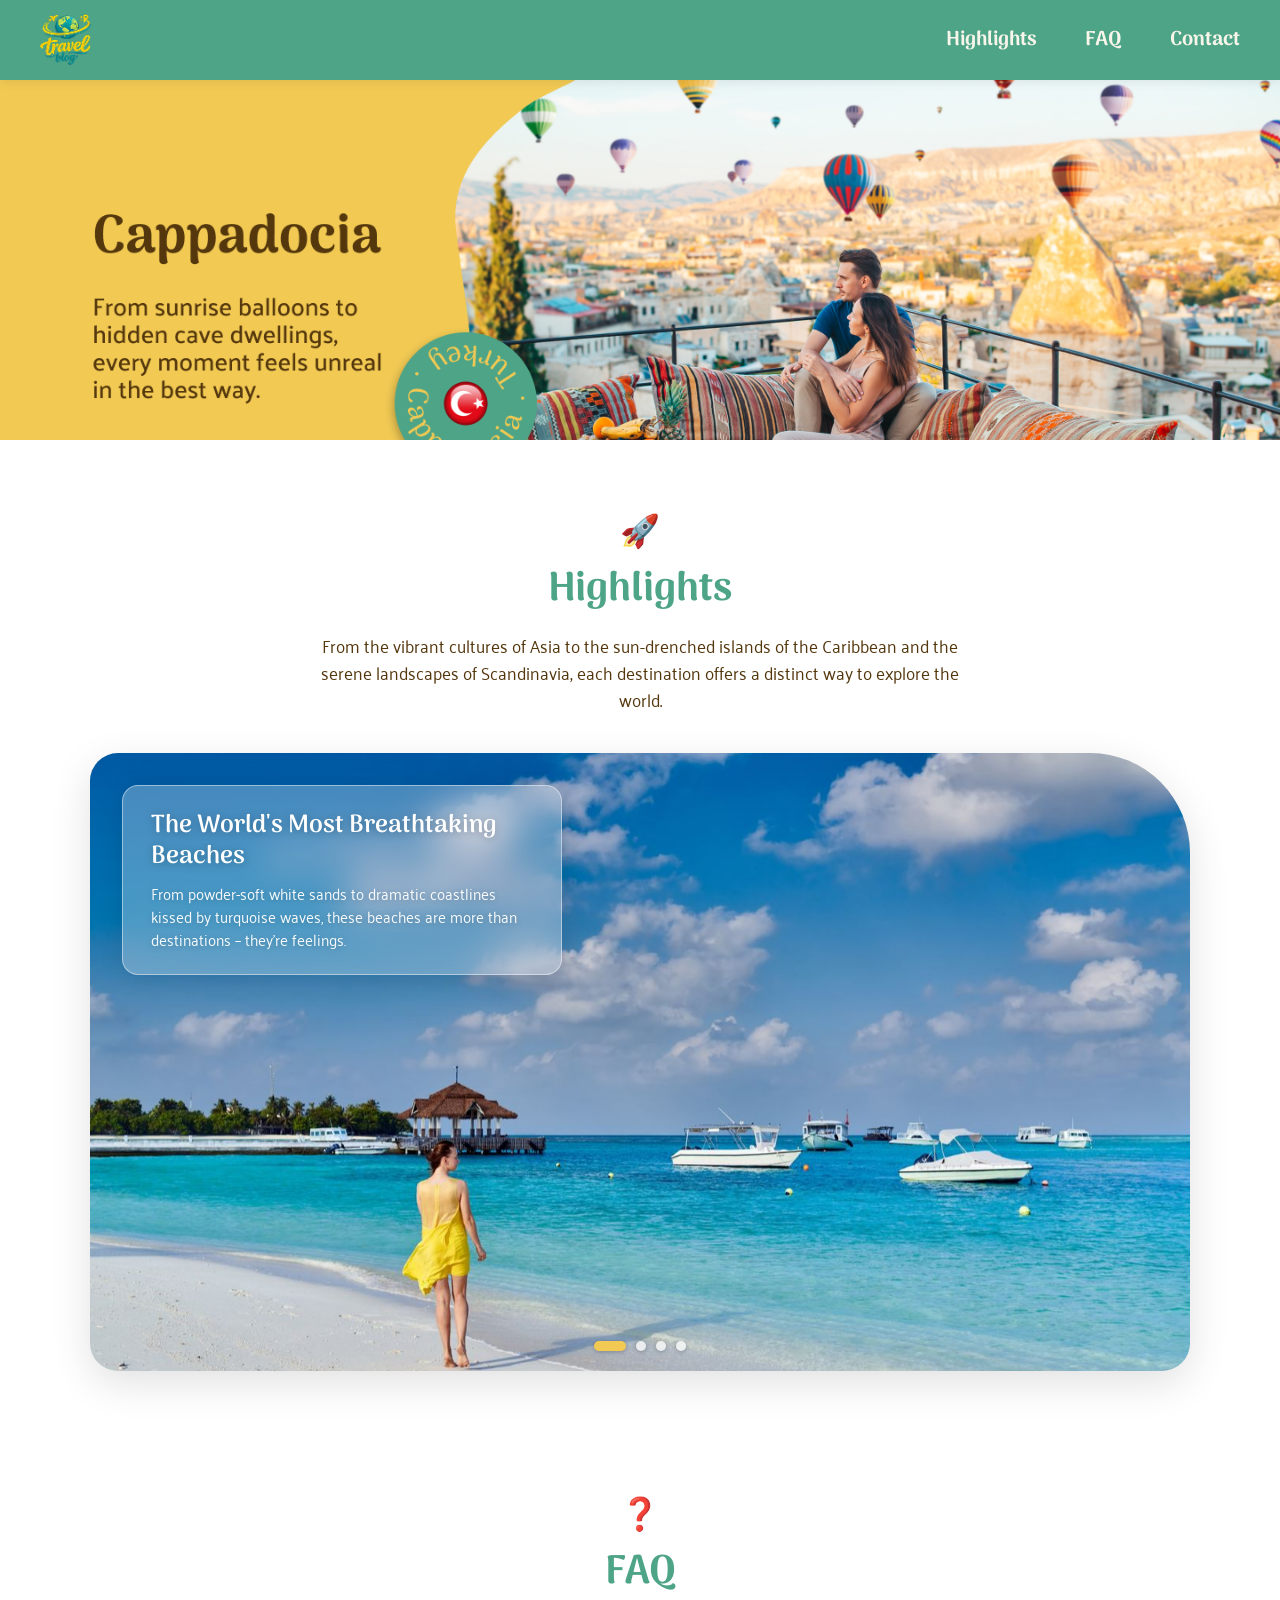
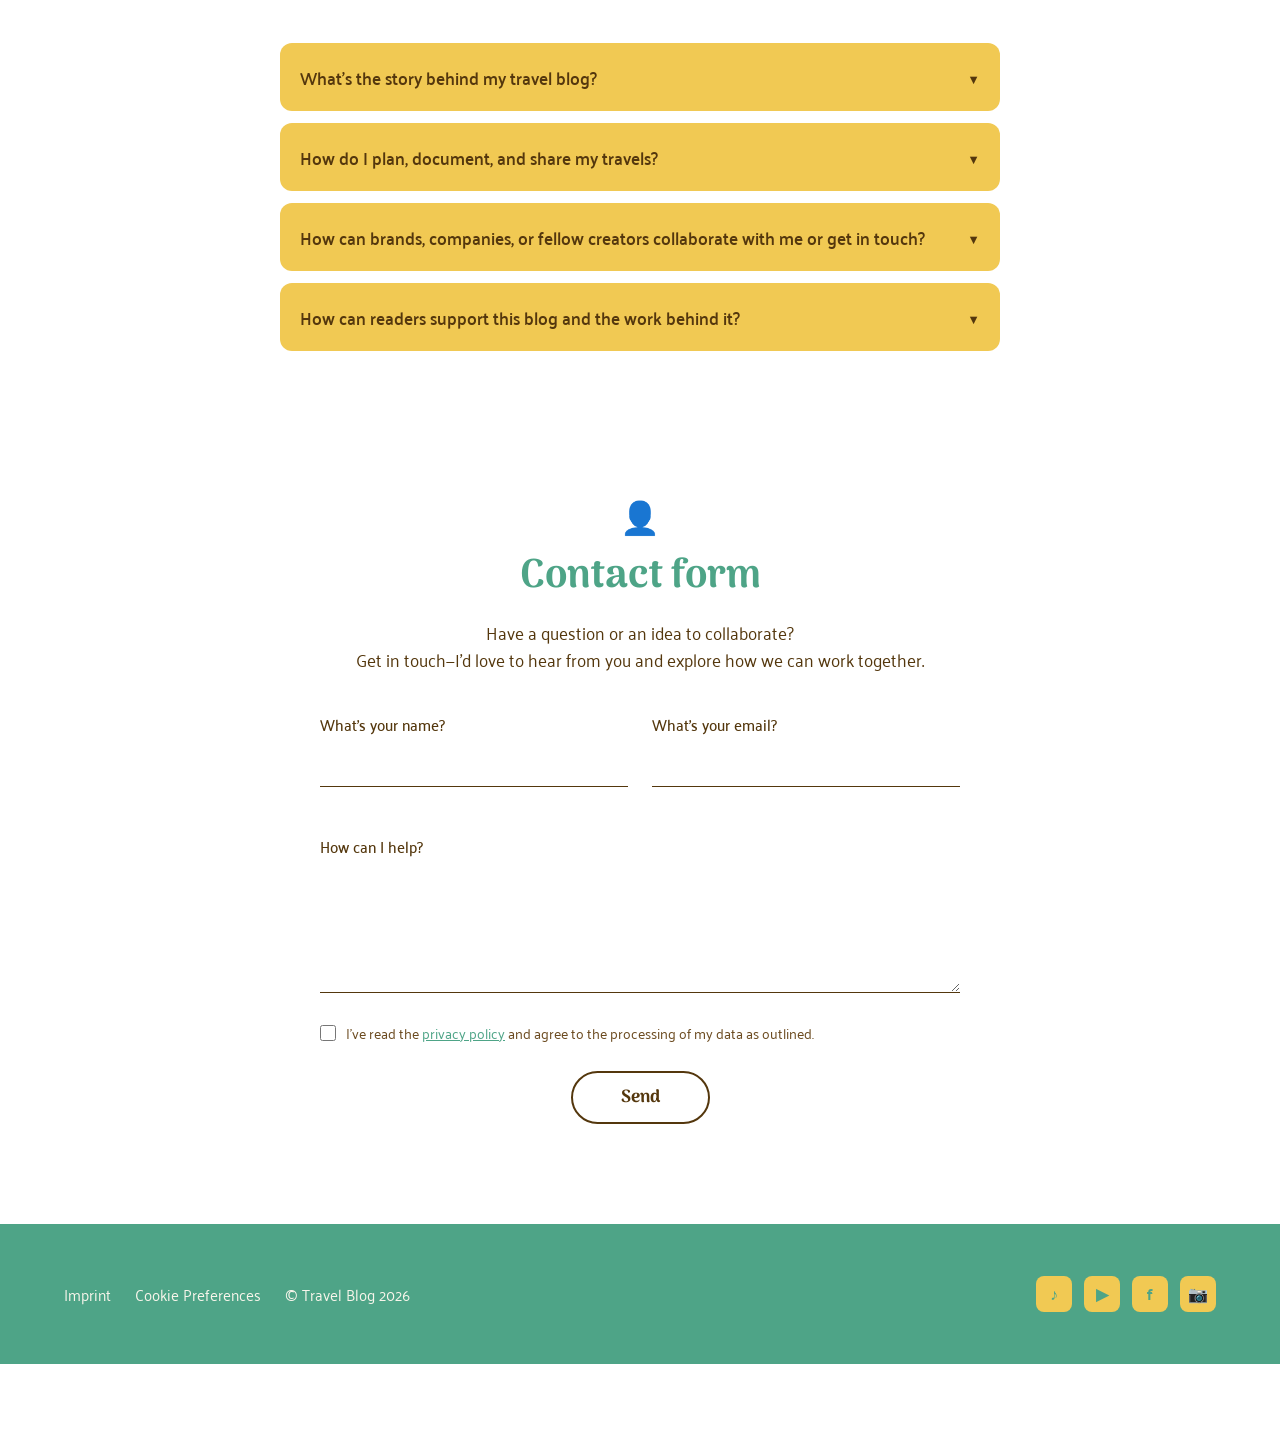
<file: index.html>
<!DOCTYPE html>
<html lang="De">
<head>
  <meta charset="UTF-8">
  <meta name="viewport" content="width=device-width, initial-scale=1.0">
  <title>Travel Blog</title>
  <link rel="icon" href="./assets/icons/Blog-logo.svg" type="image/x-icon"> 

  <link rel="stylesheet" href="./font.css">
  <link rel="stylesheet" href="./standard.css">
  <link rel="stylesheet" href="./variabels.css">
  <link rel="stylesheet" href="./style.css">
  <link rel="preconnect" href="https://fonts.googleapis.com">
  <link rel="preconnect" href="https://fonts.gstatic.com" crossorigin>
  <link href="https://fonts.googleapis.com/css2?family=Arima:wght@400;500;600;700&family=Palanquin:wght@400;500;600;700&display=swap" rel="stylesheet">
</head>
<body>
  <!-- ========== HEADER (shared) ========== -->
  <header class="header">
    <div class="header-inner">
      <a href="index.html" class="logo">
        <img src="assets/images/logo.png" alt="Travel Blog" class="logo-img">
      </a>
      <nav class="nav desktop-nav">
        <a href="#highlights">Highlights</a>
        <a href="#faq">FAQ</a>
        <a href="#contact">Contact</a>
      </nav>
      <button class="menu-btn mobile-only" id="menuBtn" aria-label="Menu">
        <span></span><span></span><span></span>
      </button>
    </div>
  </header>

  <div class="mobile-menu" id="mobileMenu">
    <a href="#highlights" class="mobile-link">Highlights</a>
    <a href="#faq" class="mobile-link">FAQ</a>
    <a href="#contact" class="mobile-link">Contact</a>
  </div>

  <main>
    <!-- ========== HERO (Part: Hero) ========== -->
    <section class="hero hero-figma" aria-label="Cappadocia">
      <img src="assets/images/hero-cappadocia.png" alt="Cappadocia – From sunrise balloons to hidden cave dwellings" class="hero-full-img">
      <div class="visually-hidden">
        <h1>Cappadocia</h1>
        <p>From sunrise balloons to hidden cave dwellings, every moment feels unreal in the best way.</p>
      </div>
    </section>

    <!-- ========== HIGHLIGHTS + CAROUSEL (Part: Highlights) ========== -->
    <section class="highlights" id="highlights">
      <div class="section-header">
        <div class="section-icon">🚀</div>
        <h2>Highlights</h2>
        <p class="section-desc">
          From the vibrant cultures of Asia to the sun-drenched islands of the Caribbean and the serene landscapes of Scandinavia, each destination offers a distinct way to explore the world.
        </p>
      </div>

      <div class="carousel-wrapper">
        <div class="carousel" id="carousel">
          <a href="article1.html" class="carousel-slide active">
            <img src="assets/images/highlight-beaches.jpg" alt="The World's Most Breathtaking Beaches">
            <div class="slide-overlay">
              <h3>The World's Most Breathtaking Beaches</h3>
              <p>From powder-soft white sands to dramatic coastlines kissed by turquoise waves, these beaches are more than destinations – they're feelings.</p>
            </div>
          </a>
          <a href="article2.html" class="carousel-slide">
            <img src="assets/images/highlight-copenhagen.jpg" alt="Copenhagen in 3 Days">
            <div class="slide-overlay">
              <h3>Copenhagen in 3 Days: Big Experiences, Smart Spending</h3>
              <p>Discover Copenhagen, where historic charm meets modern design, vibrant cycling culture and waterfront living.</p>
            </div>
          </a>
          <a href="article3.html" class="carousel-slide">
            <img src="assets/images/highlight-pattaya.jpg" alt="Pattaya Pulse">
            <div class="slide-overlay">
              <h3>Pattaya Pulse: Food, Sun and Neon Nights</h3>
              <p>From bustling promenades to nearby islands, the city offers an energetic and diverse escape. Discover Pattaya City, with vibrant nightlife and rich cultural landmarks.</p>
            </div>
          </a>
          <a href="article2.html" class="carousel-slide">
            <img src="assets/images/highlight-fuji.jpg" alt="Mountain Fuji">
            <div class="slide-overlay">
              <h3>Mountain Fuji</h3>
              <p>The most iconic mountain and an active volcano located about 100 kilometers southwest of Tokyo. Written with the characters for “wealth” and “samurai,” Fuji’s name evokes a sense of strength, honor, and enduring prestige.</p>
            </div>
          </a>
          <div class="carousel-dots" id="carouselDots">
            <button class="dot active" data-index="0" aria-label="Slide 1"></button>
            <button class="dot" data-index="1" aria-label="Slide 2"></button>
            <button class="dot" data-index="2" aria-label="Slide 3"></button>
            <button class="dot" data-index="3" aria-label="Slide 4"></button>
          </div>
        </div>
      </div>
    </section>

    <!-- ========== FAQ (Part: FAQ) ========== -->
    <section class="faq" id="faq">
      <div class="section-header">
        <div class="section-icon">❓</div>
        <h2>FAQ</h2>
      </div>
      <div class="faq-list">
        <div class="faq-item">
          <button class="faq-question">What's the story behind my travel blog? <span class="faq-icon">▼</span></button>
          <div class="faq-answer"><p>This blog started as a personal journal of adventures around the world. What began as notes for friends grew into a space to share stories, tips and inspiration for fellow travelers.</p></div>
        </div>
        <div class="faq-item">
          <button class="faq-question">How do I plan, document, and share my travels? <span class="faq-icon">▼</span></button>
          <div class="faq-answer"><p>I combine thorough research with spontaneous moments. Photos, short videos and honest writing help me capture the feeling of each place so readers can experience it too.</p></div>
        </div>
        <div class="faq-item">
          <button class="faq-question">How can brands, companies, or fellow creators collaborate with me or get in touch? <span class="faq-icon">▼</span></button>
          <div class="faq-answer"><p>I'm always open to meaningful collaborations. Reach out via the contact form below and let's explore how we can create something great together.</p></div>
        </div>
        <div class="faq-item">
          <button class="faq-question">How can readers support this blog and the work behind it? <span class="faq-icon">▼</span></button>
          <div class="faq-answer"><p>Sharing posts, leaving comments and recommending the blog to friends means a lot. If you'd like to support further, feel free to get in touch!</p></div>
        </div>
      </div>
    </section>

    <!-- ========== CONTACT (Part: Contact) ========== -->
    <section class="contact" id="contact">
      <div class="section-header">
        <div class="section-icon">👤</div>
        <h2>Contact form</h2>
        <p class="section-desc">Have a question or an idea to collaborate?<br>Get in touch—I'd love to hear from you and explore how we can work together.</p>
      </div>
      <form class="contact-form" id="contactForm">
        <div class="form-row">
          <div class="form-group">
            <label for="name">What's your name?</label>
            <input type="text" id="name" name="name" required>
          </div>
          <div class="form-group">
            <label for="email">What's your email?</label>
            <input type="email" id="email" name="email" required>
          </div>
        </div>
        <div class="form-group">
          <label for="message">How can I help?</label>
          <textarea id="message" name="message" rows="4" required></textarea>
        </div>
        <div class="form-checkbox">
          <input type="checkbox" id="privacy" name="privacy" required>
          <label for="privacy">I've read the <a href="#">privacy policy</a> and agree to the processing of my data as outlined.</label>
        </div>
        <button type="submit" class="btn-send">Send</button>
      </form>
      <div class="form-success" id="formSuccess" hidden>Thank you! Your message has been sent successfully.</div>
    </section>
  </main>

  <!-- ========== FOOTER (shared) ========== -->
  <footer class="footer">
    <div class="footer-inner">
      <div class="footer-left">
        <a href="#">Imprint</a>
        <a href="#">Cookie Preferences</a>
        <span>© Travel Blog 2026</span>
      </div>
      <div class="footer-social">
        <a href="#" aria-label="TikTok" class="social-icon">♪</a>
        <a href="#" aria-label="YouTube" class="social-icon">▶</a>
        <a href="#" aria-label="Facebook" class="social-icon">f</a>
        <a href="#" aria-label="Instagram" class="social-icon">📷</a>
      </div>
    </div>
  </footer>

  <nav class="bottom-nav mobile-only">
    <a href="index.html" class="bottom-nav-item active">
      <svg viewBox="0 0 24 24" fill="none" stroke="currentColor" stroke-width="2"><path d="M3 9l9-7 9 7v11a2 2 0 01-2 2H5a2 2 0 01-2-2z"/><polyline points="9 22 9 12 15 12 15 22"/></svg>
    </a>
    <a href="#highlights" class="bottom-nav-item">
      <svg viewBox="0 0 24 24" fill="none" stroke="currentColor" stroke-width="2"><path d="M4.5 16.5c-1.5 1.26-2 5-2 5s3.74-.5 5-2c.71-.84.7-2.13-.09-2.91a2.18 2.18 0 00-2.91-.09z"/><path d="M12 15l-3-3a22 22 0 012-3.95A12.88 12.88 0 0122 2c0 2.72-.78 7.5-6 11a22.35 22.35 0 01-4 2z"/></svg>
    </a>
    <a href="#faq" class="bottom-nav-item">
      <svg viewBox="0 0 24 24" fill="none" stroke="currentColor" stroke-width="2"><circle cx="12" cy="12" r="10"/><path d="M9.09 9a3 3 0 015.83 1c0 2-3 3-3 3"/><line x1="12" y1="17" x2="12.01" y2="17"/></svg>
    </a>
    <a href="#contact" class="bottom-nav-item">
      <svg viewBox="0 0 24 24" fill="none" stroke="currentColor" stroke-width="2"><path d="M20 21v-2a4 4 0 00-4-4H8a4 4 0 00-4 4v2"/><circle cx="12" cy="7" r="4"/></svg>
    </a>
  </nav>

  <script src="script.js"></script>
</body>
</html>
</file>
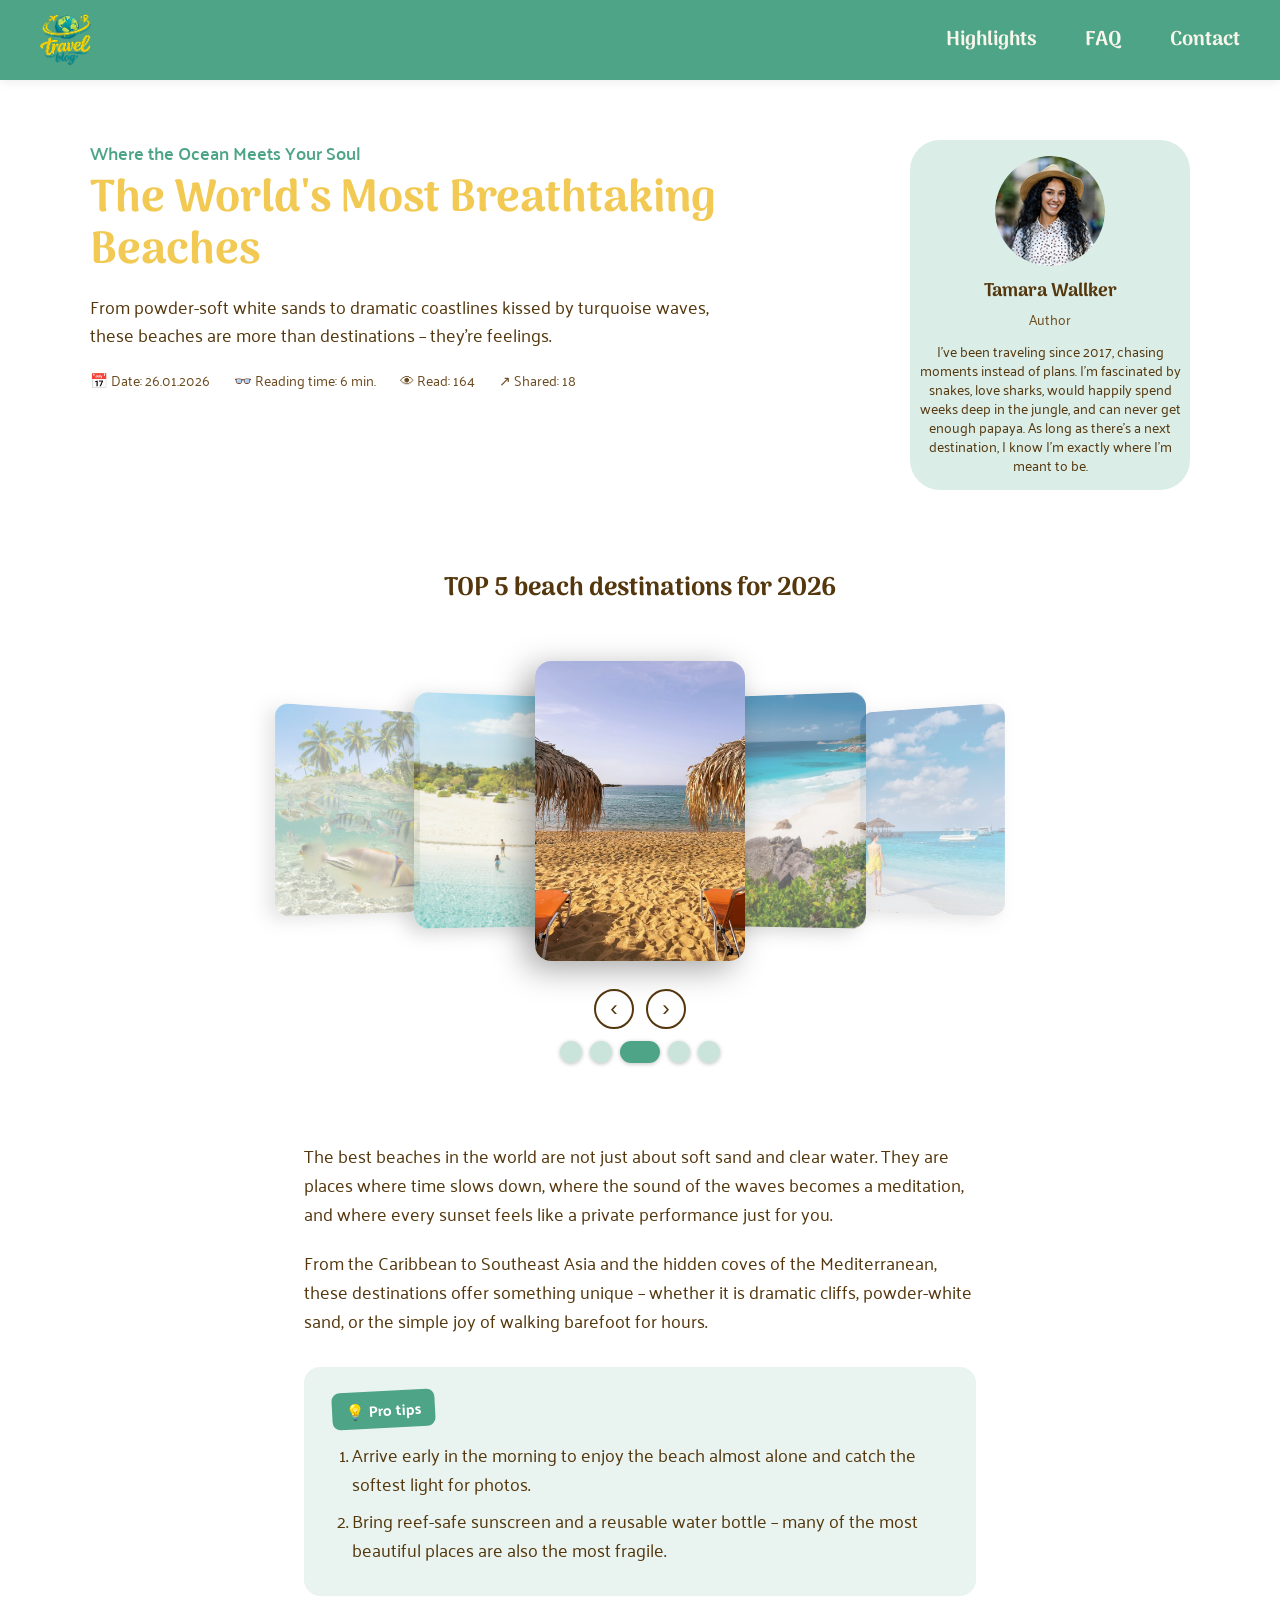
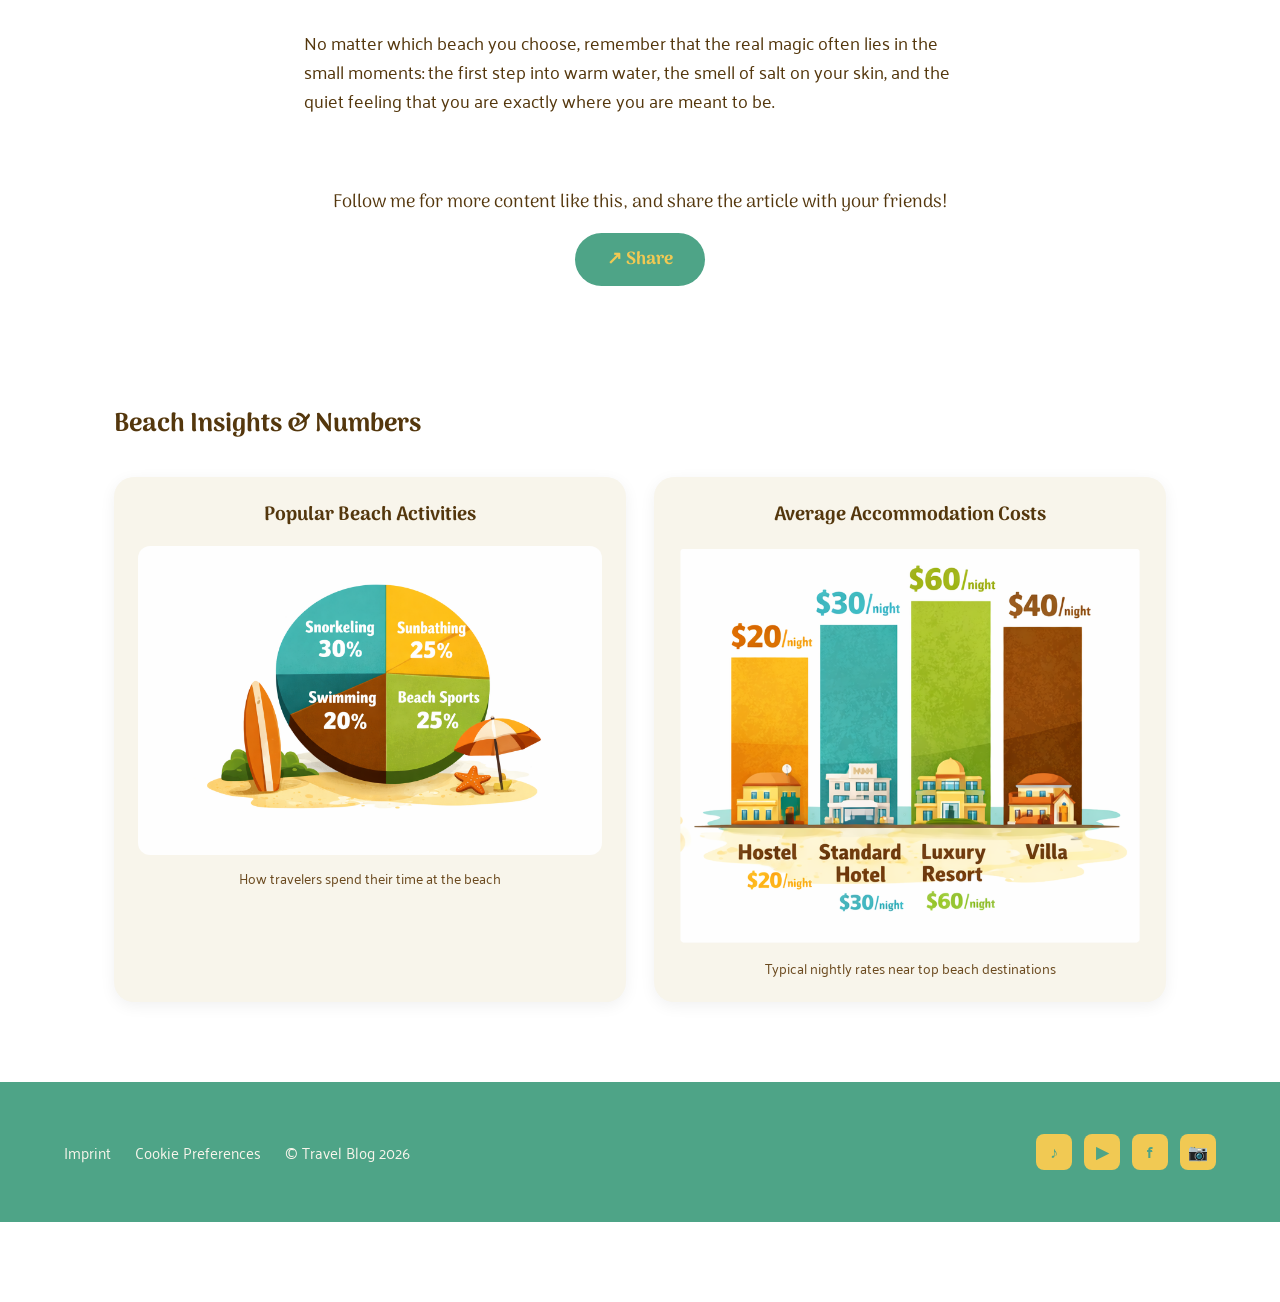
<file: article1.html>
<!DOCTYPE html>
<html lang="en">
<head>
  <meta charset="UTF-8">
  <meta name="viewport" content="width=device-width, initial-scale=1.0">
  <title>Breathtaking Beaches – Travel Blog</title>
  <link rel="preconnect" href="https://fonts.googleapis.com">
  <link rel="preconnect" href="https://fonts.gstatic.com" crossorigin>
  <link href="https://fonts.googleapis.com/css2?family=Arima:wght@400;500;600;700&family=Palanquin:wght@400;500;600;700&display=swap" rel="stylesheet">
  <link rel="stylesheet" href="style.css">
  <link rel="icon" href="assets/images/logo.png" type="image/png">
</head>
<body>
  <header class="header">
    <div class="header-inner">
      <a href="index.html" class="logo">
        <img src="assets/images/logo.png" alt="Travel Blog" class="logo-img">
      </a>
      <nav class="nav desktop-nav">
        <a href="index.html#highlights">Highlights</a>
        <a href="index.html#faq">FAQ</a>
        <a href="index.html#contact">Contact</a>
      </nav>
      <button class="menu-btn mobile-only" id="menuBtn" aria-label="Menu">
        <span></span><span></span><span></span>
      </button>
    </div>
  </header>

  <div class="mobile-menu" id="mobileMenu">
    <a href="index.html#highlights" class="mobile-link">Highlights</a>
    <a href="index.html#faq" class="mobile-link">FAQ</a>
    <a href="index.html#contact" class="mobile-link">Contact</a>
  </div>

  <!-- ARTICLE HEADER + AUTHOR -->
  <section class="article-hero">
    <div class="article-hero-inner">
      <div class="article-content">
        <p class="article-kicker">Where the Ocean Meets Your Soul</p>
        <h1>The World's Most Breathtaking Beaches</h1>
        <p class="article-lead">From powder-soft white sands to dramatic coastlines kissed by turquoise waves, these beaches are more than destinations – they're feelings.</p>
        <div class="article-meta">
          <span>📅 Date: 26.01.2026</span>
          <span>👓 Reading time: 6 min.</span>
          <span>👁 Read: 164</span>
          <span>↗ Shared: 18</span>
        </div>
      </div>
      <aside class="author-card">
        <img src="assets/images/author.png" alt="Tamara Wallker" class="author-img">
        <h3>Tamara Wallker</h3>
        <p class="author-role">Author</p>
        <p class="author-bio">I've been traveling since 2017, chasing moments instead of plans. I'm fascinated by snakes, love sharks, would happily spend weeks deep in the jungle, and can never get enough papaya. As long as there's a next destination, I know I'm exactly where I'm meant to be.</p>
      </aside>
    </div>
  </section>

  <!-- TOP 5 CAROUSEL – Figma exact images -->
  <section class="article-carousel-section">
    <h2 class="article-section-title">TOP 5 beach destinations for 2026</h2>
    <div class="card-carousel" id="cardCarousel">
      <div class="card-track">
        <div class="dest-card pos-0"><img src="assets/images/carousel-fish.jpg" alt="Underwater tropical fish"></div>
        <div class="dest-card pos-1"><img src="assets/images/carousel-island.jpg" alt="Sandbar island with couple"></div>
        <div class="dest-card pos-2"><img src="assets/images/carousel-umbrellas.jpg" alt="Thatched umbrellas and loungers"></div>
        <div class="dest-card pos-3"><img src="assets/images/carousel-rocks.jpg" alt="Turquoise bay with granite rocks"></div>
        <div class="dest-card pos-4"><img src="assets/images/carousel-yellow-dress.jpg" alt="Woman in yellow dress on beach"></div>
      </div>
      <div class="card-nav">
        <button class="card-prev" id="cardPrev" aria-label="Previous">‹</button>
        <button class="card-next" id="cardNext" aria-label="Next">›</button>
      </div>
      <div class="card-dots" id="cardDots">
        <button class="dot active" data-i="0" aria-label="1"></button>
        <button class="dot" data-i="1" aria-label="2"></button>
        <button class="dot" data-i="2" aria-label="3"></button>
        <button class="dot" data-i="3" aria-label="4"></button>
        <button class="dot" data-i="4" aria-label="5"></button>
      </div>
    </div>
  </section>

  <!-- ARTICLE BODY -->
  <section class="article-body">
    <p>The best beaches in the world are not just about soft sand and clear water. They are places where time slows down, where the sound of the waves becomes a meditation, and where every sunset feels like a private performance just for you.</p>
    <p>From the Caribbean to Southeast Asia and the hidden coves of the Mediterranean, these destinations offer something unique – whether it is dramatic cliffs, powder-white sand, or the simple joy of walking barefoot for hours.</p>
    <div class="pro-tips">
      <div class="pro-tips-label">💡 Pro tips</div>
      <ol>
        <li>Arrive early in the morning to enjoy the beach almost alone and catch the softest light for photos.</li>
        <li>Bring reef-safe sunscreen and a reusable water bottle – many of the most beautiful places are also the most fragile.</li>
      </ol>
    </div>
    <p>No matter which beach you choose, remember that the real magic often lies in the small moments: the first step into warm water, the smell of salt on your skin, and the quiet feeling that you are exactly where you are meant to be.</p>
    <div class="share-box">
      <p>Follow me for more content like this, and share the article with your friends!</p>
      <button class="btn-share">↗ Share</button>
    </div>
  </section>

  <!-- CHARTS / INSIGHTS SECTION -->
  <section class="article-charts">
    <h2 class="article-section-title">Beach Insights &amp; Numbers</h2>
    <div class="charts-grid">
      <div class="chart-card">
        <h3>Popular Beach Activities</h3>
        <img src="assets/images/chart-accommodation.png" 
             alt="Pie chart showing popular beach activities: Snorkeling 30%, Sunbathing 25%, Beach Sports 25%, Swimming 20%">
        <p class="chart-caption">How travelers spend their time at the beach</p>
      </div>
      <div class="chart-card">
        <h3>Average Accommodation Costs</h3>
        <img src="assets/images/chart-beach-activities.png" 
             alt="Bar chart of average nightly rates: Hostel $20, Standard Hotel $30, Luxury Resort $60, Villa $40">
        <p class="chart-caption">Typical nightly rates near top beach destinations</p>
      </div>
    </div>
  </section>

  <footer class="footer">
    <div class="footer-inner">
      <div class="footer-left">
        <a href="#">Imprint</a>
        <a href="#">Cookie Preferences</a>
        <span>© Travel Blog 2026</span>
      </div>
      <div class="footer-social">
        <a href="#" class="social-icon">♪</a>
        <a href="#" class="social-icon">▶</a>
        <a href="#" class="social-icon">f</a>
        <a href="#" class="social-icon">📷</a>
      </div>
    </div>
  </footer>

  <nav class="bottom-nav mobile-only">
    <a href="index.html" class="bottom-nav-item active">
      <svg viewBox="0 0 24 24" fill="none" stroke="currentColor" stroke-width="2"><path d="M3 9l9-7 9 7v11a2 2 0 01-2 2H5a2 2 0 01-2-2z"/><polyline points="9 22 9 12 15 12 15 22"/></svg>
    </a>
    <a href="index.html#highlights" class="bottom-nav-item">
      <svg viewBox="0 0 24 24" fill="none" stroke="currentColor" stroke-width="2"><path d="M4.5 16.5c-1.5 1.26-2 5-2 5s3.74-.5 5-2c.71-.84.7-2.13-.09-2.91a2.18 2.18 0 00-2.91-.09z"/><path d="M12 15l-3-3a22 22 0 012-3.95A12.88 12.88 0 0122 2c0 2.72-.78 7.5-6 11a22.35 22.35 0 01-4 2z"/></svg>
    </a>
    <a href="index.html#faq" class="bottom-nav-item">
      <svg viewBox="0 0 24 24" fill="none" stroke="currentColor" stroke-width="2"><circle cx="12" cy="12" r="10"/><path d="M9.09 9a3 3 0 015.83 1c0 2-3 3-3 3"/><line x1="12" y1="17" x2="12.01" y2="17"/></svg>
    </a>
    <a href="index.html#contact" class="bottom-nav-item">
      <svg viewBox="0 0 24 24" fill="none" stroke="currentColor" stroke-width="2"><path d="M20 21v-2a4 4 0 00-4-4H8a4 4 0 00-4 4v2"/><circle cx="12" cy="7" r="4"/></svg>
    </a>
  </nav>

  <script src="script.js"></script>

  <script>
    // Stacked card carousel – exact Figma prototype behavior
    (function () {
      const track = document.querySelector('.card-track');
      if (!track) return;

      const cards = Array.from(track.querySelectorAll('.dest-card'));
      const dots  = Array.from(document.querySelectorAll('#cardDots .dot'));
      const N = cards.length;
      if (N === 0) return;

      // visualSlots[pos] = index of the card that currently sits in that visual slot
      // slot 0 = far left, slot 2 = center (large), slot 4 = far right
      let visualSlots = [0, 1, 2, 3, 4].slice(0, N);
      let isAnimating = false;
      const STEP_MS = 560; // match CSS transition duration

      function render() {
        visualSlots.forEach(function (cardIndex, pos) {
          var card = cards[cardIndex];
          if (!card) return;
          card.classList.remove('pos-0', 'pos-1', 'pos-2', 'pos-3', 'pos-4');
          card.classList.add('pos-' + pos);
        });
        var centerCardIndex = visualSlots[Math.min(2, visualSlots.length - 1)];
        dots.forEach(function (dot, i) {
          dot.classList.toggle('active', i === centerCardIndex);
        });
      }

      function next() {
        visualSlots.unshift(visualSlots.pop());
        render();
      }

      function prev() {
        visualSlots.push(visualSlots.shift());
        render();
      }

      // Rotate shortest path so animation is visible step-by-step
      function goToCard(targetIndex) {
        if (isAnimating) return;
        var centerPos = Math.min(2, visualSlots.length - 1);
        if (visualSlots[centerPos] === targetIndex) return;

        // Find current position of target in visualSlots
        var currentPos = visualSlots.indexOf(targetIndex);
        if (currentPos === -1) return;

        // How many next() steps to bring it to center?
        var stepsNext = (currentPos - centerPos + N) % N;
        var stepsPrev = (centerPos - currentPos + N) % N;
        var useNext = stepsNext <= stepsPrev;
        var steps = useNext ? stepsNext : stepsPrev;

        isAnimating = true;
        var step = 0;
        function doStep() {
          if (step >= steps) {
            isAnimating = false;
            return;
          }
          if (useNext) next();
          else prev();
          step++;
          if (step < steps) {
            setTimeout(doStep, STEP_MS);
          } else {
            isAnimating = false;
          }
        }
        doStep();
      }

      var prevBtn = document.getElementById('cardPrev');
      var nextBtn = document.getElementById('cardNext');
      if (prevBtn) prevBtn.addEventListener('click', function () {
        if (isAnimating) return;
        prev();
        restartAuto();
      });
      if (nextBtn) nextBtn.addEventListener('click', function () {
        if (isAnimating) return;
        next();
        restartAuto();
      });

      cards.forEach(function (card, i) {
        card.addEventListener('click', function () {
          goToCard(i);
          restartAuto();
        });
      });

      dots.forEach(function (dot, i) {
        dot.addEventListener('click', function () {
          goToCard(i);
          restartAuto();
        });
      });

      // Auto-play every 4 seconds
      var autoTimer = null;
      function startAuto() {
        stopAuto();
        autoTimer = setInterval(function () {
          if (!isAnimating) next();
        }, 4000);
      }
      function stopAuto() {
        if (autoTimer) {
          clearInterval(autoTimer);
          autoTimer = null;
        }
      }
      function restartAuto() {
        stopAuto();
        startAuto();
      }

      track.addEventListener('mouseenter', stopAuto);
      track.addEventListener('mouseleave', startAuto);

      // Touch swipe on card track
      var touchX = 0;
      track.addEventListener('touchstart', function (e) {
        touchX = e.changedTouches[0].screenX;
        stopAuto();
      }, { passive: true });
      track.addEventListener('touchend', function (e) {
        var diff = e.changedTouches[0].screenX - touchX;
        if (Math.abs(diff) > 40 && !isAnimating) {
          if (diff < 0) next();
          else prev();
        }
        startAuto();
      }, { passive: true });

      render();
      setTimeout(startAuto, 500);
    })();
  </script>


</body>
</html>
</file>
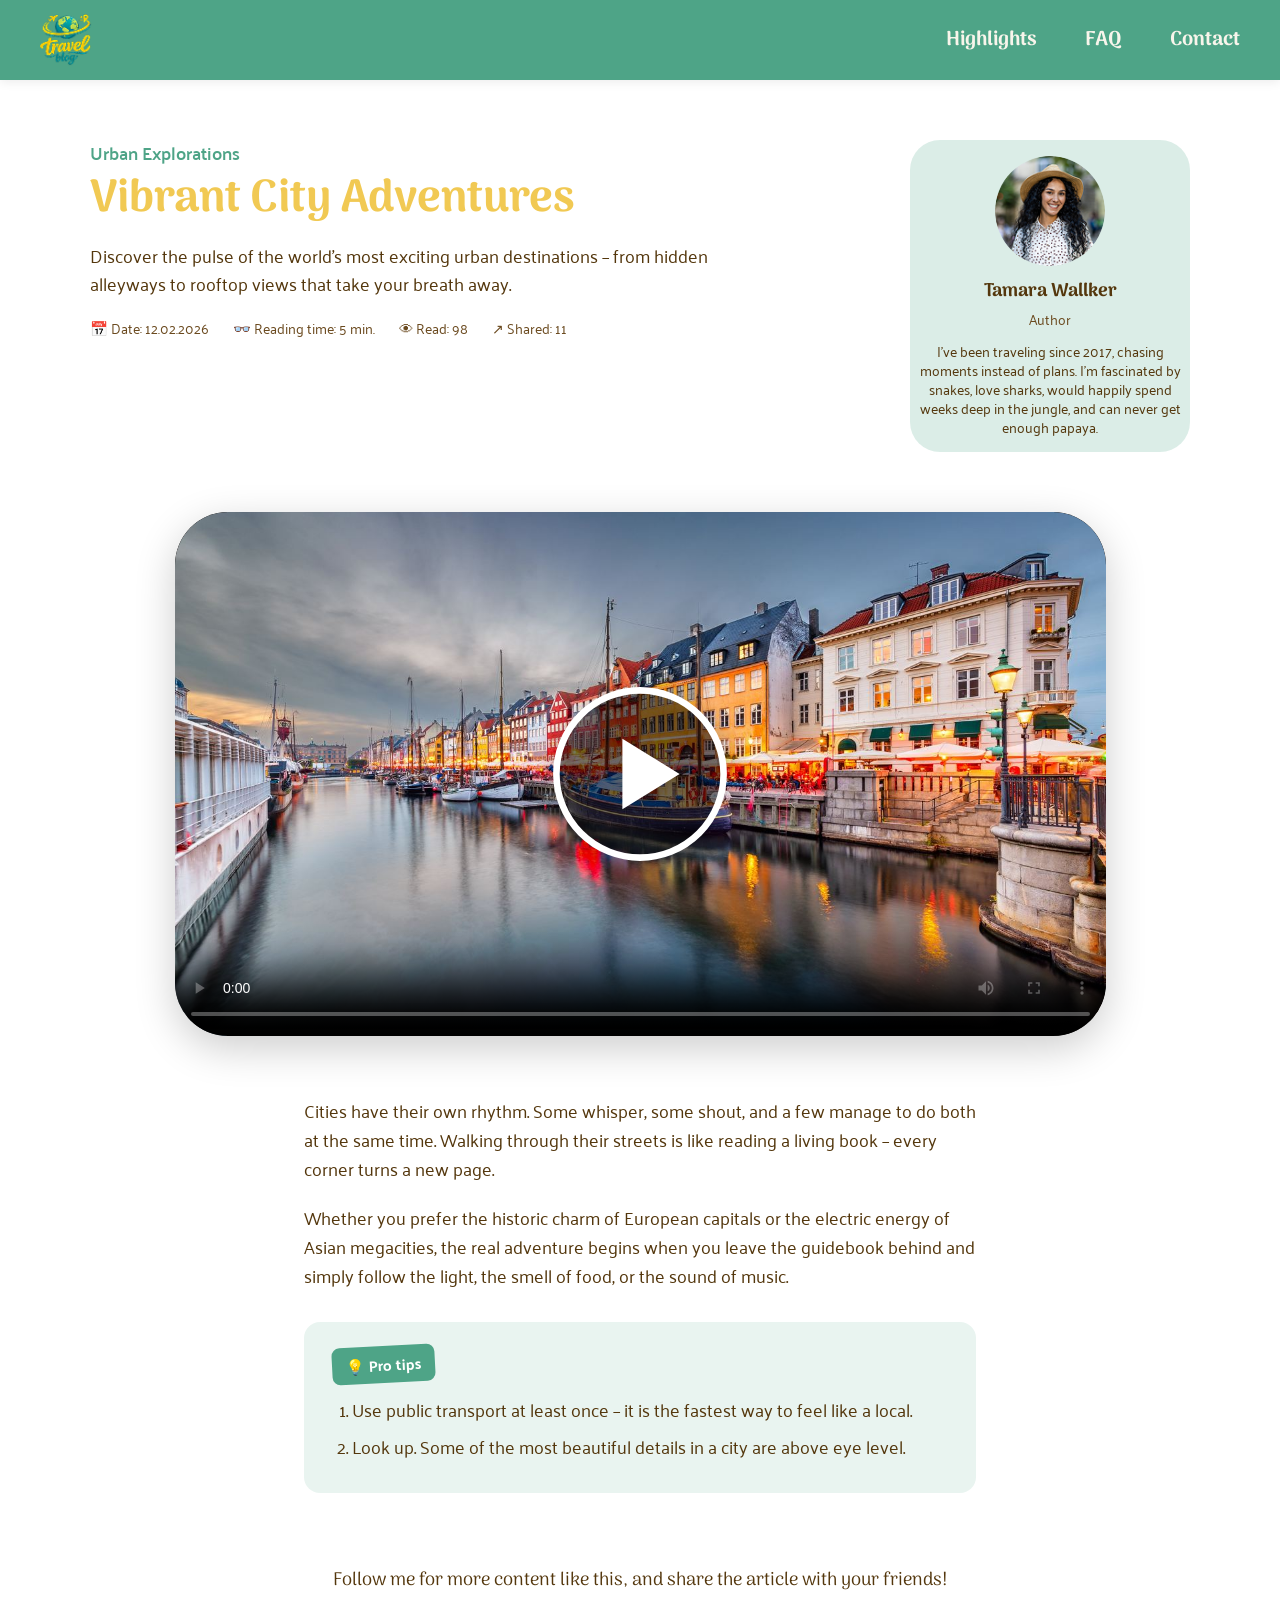
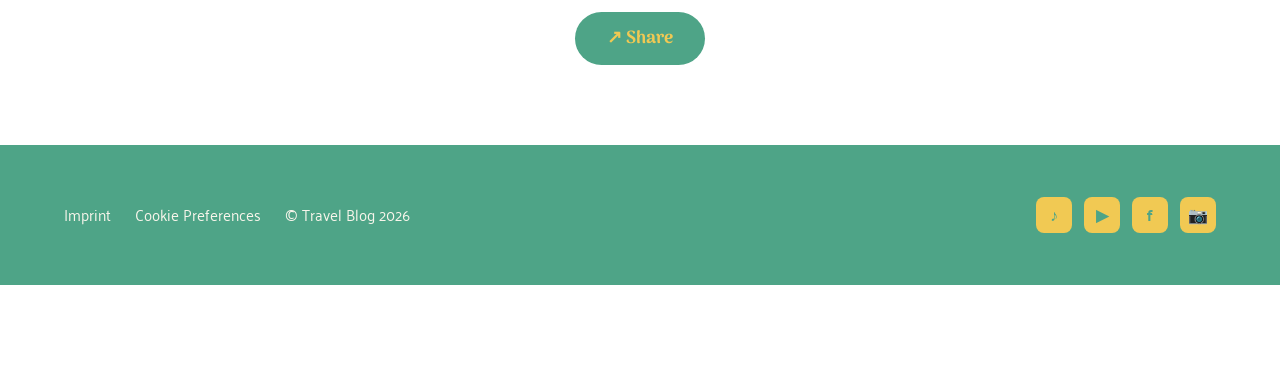
<file: article2.html>
<!DOCTYPE html>
<html lang="en">
<head>
  <meta charset="UTF-8">
  <meta name="viewport" content="width=device-width, initial-scale=1.0">
  <title>City Adventures – Travel Blog</title>
  <link rel="preconnect" href="https://fonts.googleapis.com">
  <link rel="preconnect" href="https://fonts.gstatic.com" crossorigin>
  <link href="https://fonts.googleapis.com/css2?family=Arima:wght@400;500;600;700&family=Palanquin:wght@400;500;600;700&display=swap" rel="stylesheet">
  <link rel="stylesheet" href="style.css">
  <link rel="icon" href="assets/images/logo.png" type="image/png">
</head>
<body>
  <header class="header">
    <div class="header-inner">
      <a href="index.html" class="logo">
        <img src="assets/images/logo.png" alt="Travel Blog" class="logo-img">
      </a>
      <nav class="nav desktop-nav">
        <a href="index.html#highlights">Highlights</a>
        <a href="index.html#faq">FAQ</a>
        <a href="index.html#contact">Contact</a>
      </nav>
      <button class="menu-btn mobile-only" id="menuBtn" aria-label="Menu">
        <span></span><span></span><span></span>
      </button>
    </div>
  </header>

  <div class="mobile-menu" id="mobileMenu">
    <a href="index.html#highlights" class="mobile-link">Highlights</a>
    <a href="index.html#faq" class="mobile-link">FAQ</a>
    <a href="index.html#contact" class="mobile-link">Contact</a>
  </div>

  <section class="article-hero">
    <div class="article-hero-inner">
      <div class="article-content">
        <p class="article-kicker">Urban Explorations</p>
        <h1>Vibrant City Adventures</h1>
        <p class="article-lead">Discover the pulse of the world's most exciting urban destinations – from hidden alleyways to rooftop views that take your breath away.</p>
        <div class="article-meta">
          <span>📅 Date: 12.02.2026</span>
          <span>👓 Reading time: 5 min.</span>
          <span>👁 Read: 98</span>
          <span>↗ Shared: 11</span>
        </div>
      </div>
      <aside class="author-card">
        <img src="assets/images/author.png" alt="Tamara Wallker" class="author-img">
        <h3>Tamara Wallker</h3>
        <p class="author-role">Author</p>
        <p class="author-bio">I've been traveling since 2017, chasing moments instead of plans. I'm fascinated by snakes, love sharks, would happily spend weeks deep in the jungle, and can never get enough papaya.</p>
      </aside>
    </div>
  </section>

  <!-- VIDEO SECTION – Figma style: poster + play button, playable -->
  <section class="article-video-section">
    <div class="video-wrapper" id="videoBox">
      <video
        id="articleVideo"
        poster="assets/images/highlight-copenhagen.jpg"
        playsinline
        preload="metadata"
        controls
        title="City Adventures – Travel Film">
        <!-- Free sample video (no YouTube account needed) -->
        <source src="https://interactive-examples.mdn.mozilla.net/media/cc0-videos/flower.mp4" type="video/mp4">
        Your browser does not support the video tag.
      </video>
      <button class="video-play-btn" id="videoPlayBtn" aria-label="Play video" type="button">
        <svg viewBox="0 0 80 80" width="80" height="80" aria-hidden="true">
          <circle cx="40" cy="40" r="38" fill="rgba(0,0,0,0.45)" stroke="#fff" stroke-width="3"/>
          <polygon points="32,24 32,56 58,40" fill="#fff"/>
        </svg>
      </button>
    </div>
  </section>
  <script>
    (function () {
      var box = document.getElementById('videoBox');
      var vid = document.getElementById('articleVideo');
      var btn = document.getElementById('videoPlayBtn');
      if (!box || !vid || !btn) return;
      function hideBtn() { btn.classList.add('is-hidden'); }
      function showBtn() { if (vid.paused) btn.classList.remove('is-hidden'); }
      btn.addEventListener('click', function () {
        vid.play();
        hideBtn();
      });
      vid.addEventListener('play', hideBtn);
      vid.addEventListener('pause', showBtn);
      vid.addEventListener('ended', showBtn);
    })();
  </script>

  <section class="article-body">
    <p>Cities have their own rhythm. Some whisper, some shout, and a few manage to do both at the same time. Walking through their streets is like reading a living book – every corner turns a new page.</p>
    <p>Whether you prefer the historic charm of European capitals or the electric energy of Asian megacities, the real adventure begins when you leave the guidebook behind and simply follow the light, the smell of food, or the sound of music.</p>
    <div class="pro-tips">
      <div class="pro-tips-label">💡 Pro tips</div>
      <ol>
        <li>Use public transport at least once – it is the fastest way to feel like a local.</li>
        <li>Look up. Some of the most beautiful details in a city are above eye level.</li>
      </ol>
    </div>
    <div class="share-box">
      <p>Follow me for more content like this, and share the article with your friends!</p>
      <button class="btn-share">↗ Share</button>
    </div>
  </section>

  <footer class="footer">
    <div class="footer-inner">
      <div class="footer-left">
        <a href="#">Imprint</a>
        <a href="#">Cookie Preferences</a>
        <span>© Travel Blog 2026</span>
      </div>
      <div class="footer-social">
        <a href="#" class="social-icon">♪</a>
        <a href="#" class="social-icon">▶</a>
        <a href="#" class="social-icon">f</a>
        <a href="#" class="social-icon">📷</a>
      </div>
    </div>
  </footer>

  <nav class="bottom-nav mobile-only">
    <a href="index.html" class="bottom-nav-item active">
      <svg viewBox="0 0 24 24" fill="none" stroke="currentColor" stroke-width="2"><path d="M3 9l9-7 9 7v11a2 2 0 01-2 2H5a2 2 0 01-2-2z"/><polyline points="9 22 9 12 15 12 15 22"/></svg>
    </a>
    <a href="index.html#highlights" class="bottom-nav-item">
      <svg viewBox="0 0 24 24" fill="none" stroke="currentColor" stroke-width="2"><path d="M4.5 16.5c-1.5 1.26-2 5-2 5s3.74-.5 5-2c.71-.84.7-2.13-.09-2.91a2.18 2.18 0 00-2.91-.09z"/><path d="M12 15l-3-3a22 22 0 012-3.95A12.88 12.88 0 0122 2c0 2.72-.78 7.5-6 11a22.35 22.35 0 01-4 2z"/></svg>
    </a>
    <a href="index.html#faq" class="bottom-nav-item">
      <svg viewBox="0 0 24 24" fill="none" stroke="currentColor" stroke-width="2"><circle cx="12" cy="12" r="10"/><path d="M9.09 9a3 3 0 015.83 1c0 2-3 3-3 3"/><line x1="12" y1="17" x2="12.01" y2="17"/></svg>
    </a>
    <a href="index.html#contact" class="bottom-nav-item">
      <svg viewBox="0 0 24 24" fill="none" stroke="currentColor" stroke-width="2"><path d="M20 21v-2a4 4 0 00-4-4H8a4 4 0 00-4 4v2"/><circle cx="12" cy="7" r="4"/></svg>
    </a>
  </nav>

  <script src="script.js"></script>
</body>
</html>
</file>
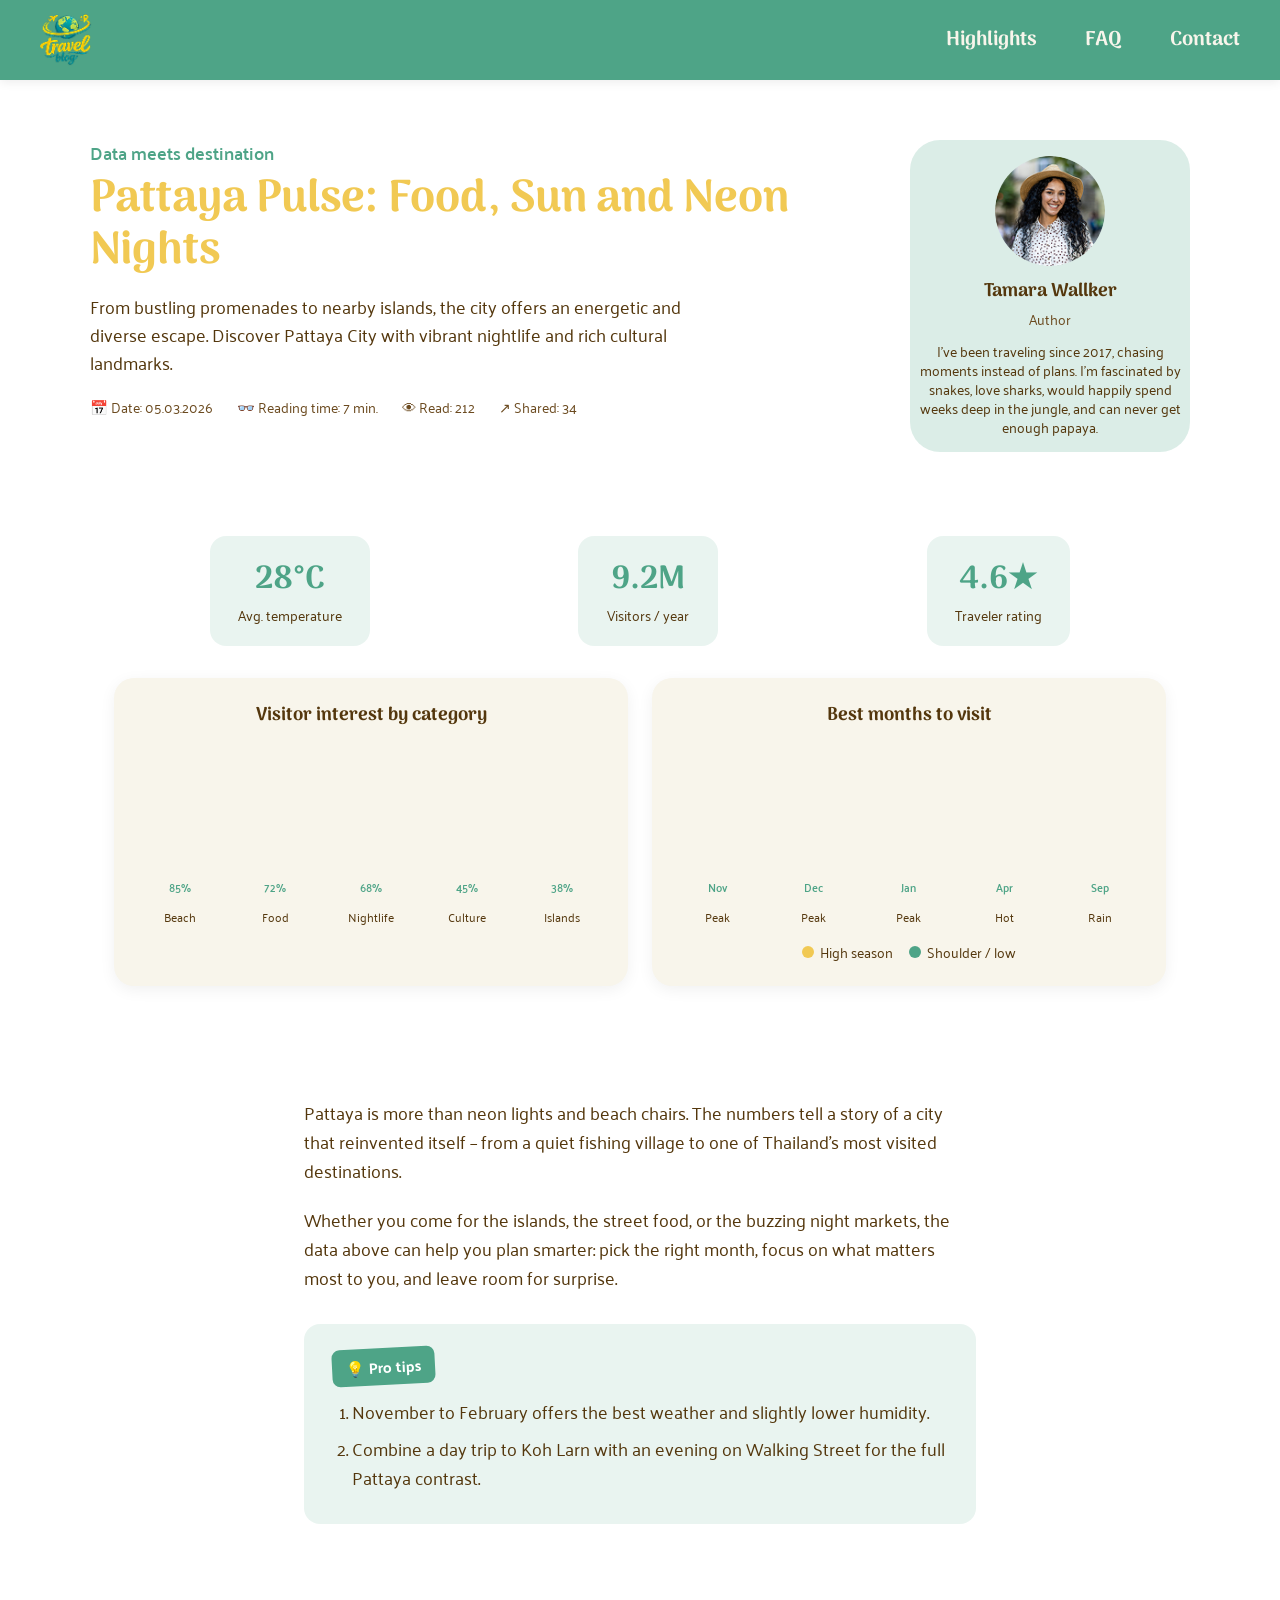
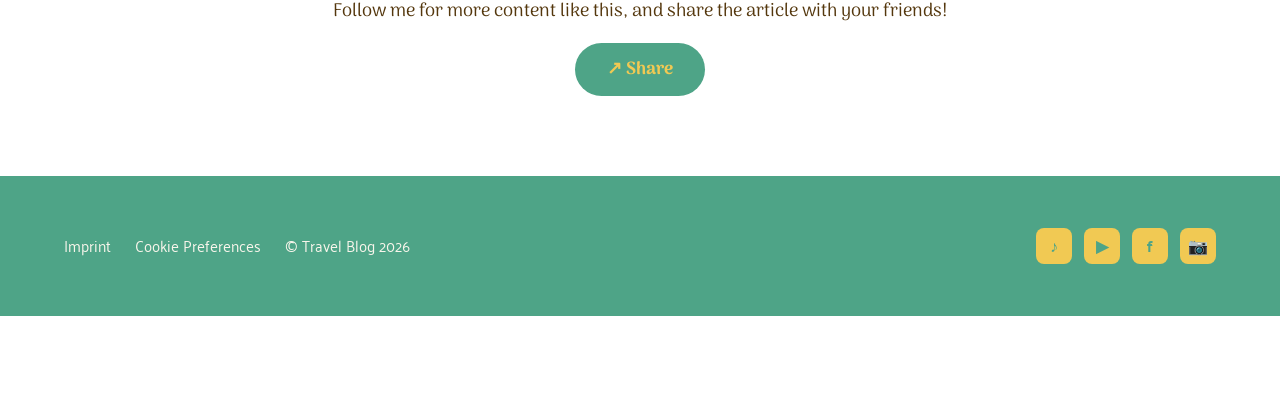
<file: article3.html>
<!DOCTYPE html>
<html lang="en">
<head>
  <meta charset="UTF-8">
  <meta name="viewport" content="width=device-width, initial-scale=1.0">
  <title>Pattaya Pulse – Travel Blog</title>
  <link rel="preconnect" href="https://fonts.googleapis.com">
  <link rel="preconnect" href="https://fonts.gstatic.com" crossorigin>
  <link href="https://fonts.googleapis.com/css2?family=Arima:wght@400;500;600;700&family=Palanquin:wght@400;500;600;700&display=swap" rel="stylesheet">
  <link rel="stylesheet" href="style.css">
  <link rel="icon" href="assets/images/logo.png" type="image/png">
  <style>
    .graph-section { padding: 20px 24px 60px; max-width: 1100px; margin: 0 auto; }
    .graph-grid { display: grid; grid-template-columns: 1fr 1fr; gap: 24px; margin: 32px 0; }
    .graph-card {
      background: #f8f5eb;
      border-radius: 20px;
      padding: 24px;
      box-shadow: 0 4px 16px rgba(0,0,0,0.06);
    }
    .graph-card h3 {
      font-family: 'Arima', serif;
      font-size: 1.15rem;
      color: #54370D;
      margin-bottom: 16px;
      text-align: center;
    }
    .bar-chart { display: flex; align-items: flex-end; justify-content: space-around; height: 180px; gap: 12px; }
    .bar-wrap { display: flex; flex-direction: column; align-items: center; flex: 1; }
    .bar {
      width: 100%;
      max-width: 48px;
      background: linear-gradient(180deg, #4EA487, #3d8570);
      border-radius: 8px 8px 0 0;
      transition: height 0.6s ease;
    }
    .bar-label { font-size: 0.75rem; color: #54370D; margin-top: 8px; text-align: center; }
    .bar-value { font-size: 0.7rem; color: #4EA487; font-weight: 600; margin-bottom: 4px; }
    .pie-legend { display: flex; flex-wrap: wrap; gap: 10px 16px; justify-content: center; margin-top: 16px; }
    .pie-legend span { font-size: 0.85rem; color: #54370D; display: flex; align-items: center; gap: 6px; }
    .pie-dot { width: 12px; height: 12px; border-radius: 50%; display: inline-block; }
    .stat-row { display: flex; justify-content: space-around; flex-wrap: wrap; gap: 16px; margin: 24px 0; }
    .stat-box {
      text-align: center;
      background: rgba(78,164,135,0.12);
      border-radius: 16px;
      padding: 20px 28px;
      min-width: 140px;
    }
    .stat-num { font-family: 'Arima', serif; font-size: 2rem; font-weight: 700; color: #4EA487; }
    .stat-desc { font-size: 0.9rem; color: #54370D; }
    @media (max-width: 700px) {
      .graph-grid { grid-template-columns: 1fr; }
    }
  </style>
</head>
<body>
  <header class="header">
    <div class="header-inner">
      <a href="index.html" class="logo">
        <img src="assets/images/logo.png" alt="Travel Blog" class="logo-img">
      </a>
      <nav class="nav desktop-nav">
        <a href="index.html#highlights">Highlights</a>
        <a href="index.html#faq">FAQ</a>
        <a href="index.html#contact">Contact</a>
      </nav>
      <button class="menu-btn mobile-only" id="menuBtn" aria-label="Menu">
        <span></span><span></span><span></span>
      </button>
    </div>
  </header>

  <div class="mobile-menu" id="mobileMenu">
    <a href="index.html#highlights" class="mobile-link">Highlights</a>
    <a href="index.html#faq" class="mobile-link">FAQ</a>
    <a href="index.html#contact" class="mobile-link">Contact</a>
  </div>

  <section class="article-hero">
    <div class="article-hero-inner">
      <div class="article-content">
        <p class="article-kicker">Data meets destination</p>
        <h1>Pattaya Pulse: Food, Sun and Neon Nights</h1>
        <p class="article-lead">From bustling promenades to nearby islands, the city offers an energetic and diverse escape. Discover Pattaya City with vibrant nightlife and rich cultural landmarks.</p>
        <div class="article-meta">
          <span>📅 Date: 05.03.2026</span>
          <span>👓 Reading time: 7 min.</span>
          <span>👁 Read: 212</span>
          <span>↗ Shared: 34</span>
        </div>
      </div>
      <aside class="author-card">
        <img src="assets/images/author.png" alt="Tamara Wallker" class="author-img">
        <h3>Tamara Wallker</h3>
        <p class="author-role">Author</p>
        <p class="author-bio">I've been traveling since 2017, chasing moments instead of plans. I'm fascinated by snakes, love sharks, would happily spend weeks deep in the jungle, and can never get enough papaya.</p>
      </aside>
    </div>
  </section>

  <!-- GRAPH SECTION -->
  <section class="graph-section">
    <div class="stat-row">
      <div class="stat-box">
        <div class="stat-num">28°C</div>
        <div class="stat-desc">Avg. temperature</div>
      </div>
      <div class="stat-box">
        <div class="stat-num">9.2M</div>
        <div class="stat-desc">Visitors / year</div>
      </div>
      <div class="stat-box">
        <div class="stat-num">4.6★</div>
        <div class="stat-desc">Traveler rating</div>
      </div>
    </div>

    <div class="graph-grid">
      <div class="graph-card">
        <h3>Visitor interest by category</h3>
        <div class="bar-chart">
          <div class="bar-wrap">
            <span class="bar-value">85%</span>
            <div class="bar" style="height:85%"></div>
            <span class="bar-label">Beach</span>
          </div>
          <div class="bar-wrap">
            <span class="bar-value">72%</span>
            <div class="bar" style="height:72%"></div>
            <span class="bar-label">Food</span>
          </div>
          <div class="bar-wrap">
            <span class="bar-value">68%</span>
            <div class="bar" style="height:68%"></div>
            <span class="bar-label">Nightlife</span>
          </div>
          <div class="bar-wrap">
            <span class="bar-value">45%</span>
            <div class="bar" style="height:45%"></div>
            <span class="bar-label">Culture</span>
          </div>
          <div class="bar-wrap">
            <span class="bar-value">38%</span>
            <div class="bar" style="height:38%"></div>
            <span class="bar-label">Islands</span>
          </div>
        </div>
      </div>
      <div class="graph-card">
        <h3>Best months to visit</h3>
        <div class="bar-chart">
          <div class="bar-wrap">
            <span class="bar-value">Nov</span>
            <div class="bar" style="height:90%;background:linear-gradient(180deg,#F1C953,#e0b83e)"></div>
            <span class="bar-label">Peak</span>
          </div>
          <div class="bar-wrap">
            <span class="bar-value">Dec</span>
            <div class="bar" style="height:95%;background:linear-gradient(180deg,#F1C953,#e0b83e)"></div>
            <span class="bar-label">Peak</span>
          </div>
          <div class="bar-wrap">
            <span class="bar-value">Jan</span>
            <div class="bar" style="height:88%;background:linear-gradient(180deg,#F1C953,#e0b83e)"></div>
            <span class="bar-label">Peak</span>
          </div>
          <div class="bar-wrap">
            <span class="bar-value">Apr</span>
            <div class="bar" style="height:40%"></div>
            <span class="bar-label">Hot</span>
          </div>
          <div class="bar-wrap">
            <span class="bar-value">Sep</span>
            <div class="bar" style="height:35%"></div>
            <span class="bar-label">Rain</span>
          </div>
        </div>
        <div class="pie-legend">
          <span><i class="pie-dot" style="background:#F1C953"></i> High season</span>
          <span><i class="pie-dot" style="background:#4EA487"></i> Shoulder / low</span>
        </div>
      </div>
    </div>
  </section>

  <section class="article-body">
    <p>Pattaya is more than neon lights and beach chairs. The numbers tell a story of a city that reinvented itself – from a quiet fishing village to one of Thailand’s most visited destinations.</p>
    <p>Whether you come for the islands, the street food, or the buzzing night markets, the data above can help you plan smarter: pick the right month, focus on what matters most to you, and leave room for surprise.</p>
    <div class="pro-tips">
      <div class="pro-tips-label">💡 Pro tips</div>
      <ol>
        <li>November to February offers the best weather and slightly lower humidity.</li>
        <li>Combine a day trip to Koh Larn with an evening on Walking Street for the full Pattaya contrast.</li>
      </ol>
    </div>
    <div class="share-box">
      <p>Follow me for more content like this, and share the article with your friends!</p>
      <button class="btn-share">↗ Share</button>
    </div>
  </section>

  <footer class="footer">
    <div class="footer-inner">
      <div class="footer-left">
        <a href="#">Imprint</a>
        <a href="#">Cookie Preferences</a>
        <span>© Travel Blog 2026</span>
      </div>
      <div class="footer-social">
        <a href="#" class="social-icon">♪</a>
        <a href="#" class="social-icon">▶</a>
        <a href="#" class="social-icon">f</a>
        <a href="#" class="social-icon">📷</a>
      </div>
    </div>
  </footer>

  <nav class="bottom-nav mobile-only">
    <a href="index.html" class="bottom-nav-item">
      <svg viewBox="0 0 24 24" fill="none" stroke="currentColor" stroke-width="2"><path d="M3 9l9-7 9 7v11a2 2 0 01-2 2H5a2 2 0 01-2-2z"/><polyline points="9 22 9 12 15 12 15 22"/></svg>
    </a>
    <a href="index.html#highlights" class="bottom-nav-item">
      <svg viewBox="0 0 24 24" fill="none" stroke="currentColor" stroke-width="2"><path d="M4.5 16.5c-1.5 1.26-2 5-2 5s3.74-.5 5-2c.71-.84.7-2.13-.09-2.91a2.18 2.18 0 00-2.91-.09z"/><path d="M12 15l-3-3a22 22 0 012-3.95A12.88 12.88 0 0122 2c0 2.72-.78 7.5-6 11a22.35 22.35 0 01-4 2z"/></svg>
    </a>
    <a href="index.html#faq" class="bottom-nav-item">
      <svg viewBox="0 0 24 24" fill="none" stroke="currentColor" stroke-width="2"><circle cx="12" cy="12" r="10"/><path d="M9.09 9a3 3 0 015.83 1c0 2-3 3-3 3"/><line x1="12" y1="17" x2="12.01" y2="17"/></svg>
    </a>
    <a href="index.html#contact" class="bottom-nav-item">
      <svg viewBox="0 0 24 24" fill="none" stroke="currentColor" stroke-width="2"><path d="M20 21v-2a4 4 0 00-4-4H8a4 4 0 00-4 4v2"/><circle cx="12" cy="7" r="4"/></svg>
    </a>
  </nav>

  <script src="script.js"></script>
</body>
</html>
</file>
<file: font.css>
/* arima-regular - latin */
@font-face {
  font-display: swap; /* Check https://developer.mozilla.org/en-US/docs/Web/CSS/@font-face/font-display for other options. */
  font-family: 'Arima';
  font-style: normal;
  font-weight: 400;
  src: url('./assets/fonts/arima-v7-latin-regular.woff2') format('woff2'); /* Chrome 36+, Opera 23+, Firefox 39+, Safari 12+, iOS 10+ */
}
/* arima-500 - latin */
@font-face {
  font-display: swap; /* Check https://developer.mozilla.org/en-US/docs/Web/CSS/@font-face/font-display for other options. */
  font-family: 'Arima';
  font-style: normal;
  font-weight: 500;
  src: url('./assets/fonts/arima-v7-latin-500.woff2') format('woff2'); /* Chrome 36+, Opera 23+, Firefox 39+, Safari 12+, iOS 10+ */
}
/* arima-600 - latin */
@font-face {
  font-display: swap; /* Check https://developer.mozilla.org/en-US/docs/Web/CSS/@font-face/font-display for other options. */
  font-family: 'Arima';
  font-style: normal;
  font-weight: 600;
  src: url('./assets/fonts/arima-v7-latin-600.woff2') format('woff2'); /* Chrome 36+, Opera 23+, Firefox 39+, Safari 12+, iOS 10+ */
}
/* arima-700 - latin */
@font-face {
  font-display: swap; /* Check https://developer.mozilla.org/en-US/docs/Web/CSS/@font-face/font-display for other options. */
  font-family: 'Arima';
  font-style: normal;
  font-weight: 700;
  src: url('./assets/fonts/arima-v7-latin-700.woff2') format('woff2'); /* Chrome 36+, Opera 23+, Firefox 39+, Safari 12+, iOS 10+ */
}
/* palanquin-dark-regular - latin */
@font-face {
  font-display: swap; /* Check https://developer.mozilla.org/en-US/docs/Web/CSS/@font-face/font-display for other options. */
  font-family: 'Palanquin Dark';
  font-style: normal;
  font-weight: 400;
  src: url('./assets/fonts/palanquin-dark-v17-latin-regular.woff2') format('woff2'); /* Chrome 36+, Opera 23+, Firefox 39+, Safari 12+, iOS 10+ */
}
/* palanquin-dark-500 - latin */
@font-face {
  font-display: swap; /* Check https://developer.mozilla.org/en-US/docs/Web/CSS/@font-face/font-display for other options. */
  font-family: 'Palanquin Dark';
  font-style: normal;
  font-weight: 500;
  src: url('./assets/fonts/palanquin-dark-v17-latin-500.woff2') format('woff2'); /* Chrome 36+, Opera 23+, Firefox 39+, Safari 12+, iOS 10+ */
}
/* palanquin-dark-600 - latin */
@font-face {
  font-display: swap; /* Check https://developer.mozilla.org/en-US/docs/Web/CSS/@font-face/font-display for other options. */
  font-family: 'Palanquin Dark';
  font-style: normal;
  font-weight: 600;
  src: url('./assets/fonts/palanquin-dark-v17-latin-600.woff2') format('woff2'); /* Chrome 36+, Opera 23+, Firefox 39+, Safari 12+, iOS 10+ */
}
/* palanquin-dark-700 - latin */
@font-face {
  font-display: swap; /* Check https://developer.mozilla.org/en-US/docs/Web/CSS/@font-face/font-display for other options. */
  font-family: 'Palanquin Dark';
  font-style: normal;
  font-weight: 700;
  src: url('./assets/fonts/palanquin-dark-v17-latin-700.woff2') format('woff2'); /* Chrome 36+, Opera 23+, Firefox 39+, Safari 12+, iOS 10+ */
}
/* palanquin-regular - latin */
@font-face {
  font-display: swap; /* Check https://developer.mozilla.org/en-US/docs/Web/CSS/@font-face/font-display for other options. */
  font-family: 'Palanquin';
  font-style: normal;
  font-weight: 400;
  src: url('./assets/fonts/palanquin-v17-latin-regular.woff2') format('woff2'); /* Chrome 36+, Opera 23+, Firefox 39+, Safari 12+, iOS 10+ */
}
/* palanquin-500 - latin */
@font-face {
  font-display: swap; /* Check https://developer.mozilla.org/en-US/docs/Web/CSS/@font-face/font-display for other options. */
  font-family: 'Palanquin';
  font-style: normal;
  font-weight: 500;
  src: url('./assets/fonts/palanquin-v17-latin-500.woff2') format('woff2'); /* Chrome 36+, Opera 23+, Firefox 39+, Safari 12+, iOS 10+ */
}
/* palanquin-600 - latin */
@font-face {
  font-display: swap; /* Check https://developer.mozilla.org/en-US/docs/Web/CSS/@font-face/font-display for other options. */
  font-family: 'Palanquin';
  font-style: normal;
  font-weight: 600;
  src: url('./assets/fonts/palanquin-v17-latin-600.woff2') format('woff2'); /* Chrome 36+, Opera 23+, Firefox 39+, Safari 12+, iOS 10+ */
}
/* palanquin-700 - latin */
@font-face {
  font-display: swap; /* Check https://developer.mozilla.org/en-US/docs/Web/CSS/@font-face/font-display for other options. */
  font-family: 'Palanquin';
  font-style: normal;
  font-weight: 700;
  src: url('./assets/fonts/palanquin-v17-latin-700.woff2') format('woff2'); /* Chrome 36+, Opera 23+, Firefox 39+, Safari 12+, iOS 10+ */
}
</file>
<file: standard.css>
html {
    font-size: 16px;
}

* {
    margin: 0;
    box-sizing: border-box;
    scroll-behavior: smooth;

}
</file>
<file: variabels.css>
:root {
    --Primary-green:rgba(78, 164, 135, 1);
    --Primary-gelb: rgba(241, 201, 83, 1);
    --headings:'Arima';
    --normal-text:'Palanquin'

}
</file>
<file: style.css>
/* ===== Big screen layout (User Story 9 + Figma Note) ===== */
/* Header & Footer: full width of viewport */
/* Content: max 1440px centered */

:root {
  --content-max: 1440px;
  --teal: #4EA487;
  --yellow: #F1C953;
  --brown: #54370D;
  --brown-light: #7a5c3a;
}

body {
  margin: 0;
  font-family: 'Palanquin', sans-serif;
  color: var(--brown);
  background: #fff;
}

.header,
.footer {
  width: 100%;
  max-width: none; /* full bleed */
}

.header-inner,
.footer-inner,
.highlights,
.faq,
.contact,
.article-hero-inner,
.article-carousel-section,
.article-video-section,
.article-body,
.section-header,
.carousel-wrapper {
  max-width: var(--content-max);
  margin-left: auto;
  margin-right: auto;
  width: 100%;
  box-sizing: border-box;
}

/* Hero full-bleed or constrained */
.hero-figma {
  max-width: var(--content-max);
  margin-left: auto;
  margin-right: auto;
}

@media (min-width: 1441px) {
  .header-inner,
  .footer-inner {
    max-width: var(--content-max);
    margin-left: auto;
    margin-right: auto;
    padding-left: 24px;
    padding-right: 24px;
  }
}

/* ===== Variables ===== */
:root {
  --teal: #4EA487;
  --teal-dark: #3d8a6f;
  --yellow: #F1C953;
  --yellow-dark: #e0b840;
  --brown: #54370D;
  --brown-light: #6b4a1f;
  --white: #ffffff;
  --gray-bg: #f8f5eb;
  --gray-text: #5a5a5a;
  --radius: 20px;
  --transition: 100ms ease;
  --max-width: 1200px;
  --header-height: 80px;
}

/* ===== Reset ===== */
*, *::before, *::after {
  margin: 0;
  padding: 0;
  box-sizing: border-box;
}

html {
  scroll-behavior: smooth;
}

body {
  font-family: 'Palanquin', sans-serif;
  color: var(--brown);
  background: var(--white);
  line-height: 1.5;
  overflow-x: hidden;
  padding-bottom: 80px; /* space for mobile bottom nav */
}

h1, h2, h3, h4 {
  font-family: 'Arima', serif;
  font-weight: 700;
}

a {
  text-decoration: none;
  color: inherit;
  transition: color var(--transition);
}

button, a, input, textarea, select {
  cursor: pointer;
  transition: all var(--transition);
}

img {
  max-width: 100%;
  display: block;
}

/* ===== Utilities ===== */
.desktop-only { display: block; }
.mobile-only { display: none; }

@media (max-width: 768px) {
  .desktop-only { display: none !important; }
  .mobile-only { display: flex !important; }
  body { padding-bottom: 90px; }
}

/* ===== Header ===== */
.header {
  background: var(--teal);
  height: var(--header-height);
  position: sticky;
  top: 0;
  z-index: 100;
  box-shadow: 0 2px 10px rgba(0,0,0,0.08);
}

.header-inner {
  max-width: var(--max-width);
  margin: 0 auto;
  padding: 0 24px;
  height: 100%;
  display: flex;
  align-items: center;
  justify-content: space-between;
}

.logo {
  display: flex;
  align-items: center;
  height: 50px;
}

.logo-img {
  height: 52px;
  width: auto;
  object-fit: contain;
  /* crop to logo area if needed */
  max-width: 200px;
}

.logo-text {
  font-family: 'Arima', serif;
  font-size: 1.5rem;
  font-weight: 700;
  color: var(--yellow);
  display: none;
}

.nav {
  display: flex;
  gap: 48px;
}

.nav a {
  color: #F8F5EB;
  font-family: 'Arima', serif;
  font-size: 1.25rem;
  font-weight: 700;
  position: relative;
}

.nav a:hover,
.nav a:focus-visible {
  color: var(--yellow);
}

.nav a:focus-visible {
  outline: 2px solid var(--yellow);
  outline-offset: 4px;
}

.menu-btn {
  background: none;
  border: none;
  width: 32px;
  height: 24px;
  display: none;
  flex-direction: column;
  justify-content: space-between;
  padding: 0;
}

.menu-btn span {
  display: block;
  height: 3px;
  background: var(--yellow);
  border-radius: 2px;
  transition: var(--transition);
}

/* Mobile Menu */
.mobile-menu {
  display: none;
  position: fixed;
  top: var(--header-height);
  left: 0;
  right: 0;
  background: var(--teal);
  flex-direction: column;
  padding: 16px 24px 24px;
  gap: 16px;
  z-index: 99;
  box-shadow: 0 8px 20px rgba(0,0,0,0.15);
}

.mobile-menu.open {
  display: flex;
}

.mobile-link {
  color: #F8F5EB;
  font-family: 'Arima', serif;
  font-size: 1.25rem;
  font-weight: 700;
  padding: 8px 0;
}

.mobile-link:hover {
  color: var(--yellow);
}

/* ===== Hero ===== */
.hero {
  background: var(--yellow);
  min-height: 320px;
  height: 40vh;
  max-height: 480px;
}

@media (max-width: 768px) {
  .hero {
    min-height: 220px;
    height: 30vh;
  }
}

/* ===== Sections common ===== */
.section-header {
  text-align: center;
  margin-bottom: 40px;
  padding: 0 20px;
}

.section-icon {
  font-size: 2rem;
  margin-bottom: 8px;
}

.section-header h2 {
  font-size: 2.5rem;
  color: var(--teal);
  margin-bottom: 12px;
}

.section-desc {
  max-width: 640px;
  margin: 0 auto;
  color: var(--brown);
  font-size: 1.05rem;
  line-height: 1.6;
}

/* ===== Highlights / Carousel ===== */
.highlights {
  padding: 64px 20px 56px;
  background: var(--white);
}

.carousel-wrapper {
  max-width: 1100px;
  margin: 0 auto;
  position: relative;
}

.carousel {
  position: relative;
  border-radius: 28px 100px 28px 28px;
  overflow: hidden;
  aspect-ratio: 16/9;
  background: #e8e8e8;
  transform: translateZ(0);
  cursor: pointer;
  box-shadow: 0 12px 40px rgba(0,0,0,0.12);
}

.carousel-slide {
  position: absolute;
  inset: 0;
  opacity: 0;
  transform: scale(1.04);
  transition: opacity 0.75s cubic-bezier(0.4, 0, 0.2, 1),
              transform 0.75s cubic-bezier(0.4, 0, 0.2, 1);
  pointer-events: none;
  will-change: opacity, transform;
  z-index: 0;
}

.carousel-slide.active {
  opacity: 1;
  transform: scale(1);
  pointer-events: auto;
  z-index: 2;
}

.carousel-slide.is-leaving {
  opacity: 0;
  transform: scale(1.04);
  z-index: 1;
  pointer-events: none;
}

.carousel-slide img {
  width: 100%;
  height: 100%;
  object-fit: cover;
  display: block;
}

.slide-overlay {
  position: absolute;
  left: 32px;
  top: 32px;
  max-width: 440px;
  background: rgba(255, 255, 255, 0.28);
  backdrop-filter: blur(18px);
  -webkit-backdrop-filter: blur(18px);
  padding: 24px 28px;
  border-radius: 16px;
  box-shadow: 0 4px 24px rgba(0,0,0,0.12);
  border: 1px solid rgba(255,255,255,0.45);
}

.slide-overlay h3 {
  font-family: 'Arima', 'Palanquin', sans-serif;
  font-size: 1.55rem;
  color: #ffffff;
  margin-bottom: 10px;
  line-height: 1.25;
  font-weight: 600;
  text-shadow: 0 1px 8px rgba(0,0,0,0.25);
}

.slide-overlay p {
  font-size: 0.95rem;
  color: rgba(255,255,255,0.95);
  line-height: 1.5;
  text-shadow: 0 1px 6px rgba(0,0,0,0.2);
}

.carousel-dots {
  position: absolute;
  left: 50%;
  bottom: 20px;
  transform: translateX(-50%);
  display: flex;
  justify-content: center;
  align-items: center;
  gap: 10px;
  z-index: 10;
  margin: 0;
  pointer-events: auto;
}

.dot {
  width: 10px;
  height: 10px;
  border-radius: 50%;
  border: none;
  background: rgba(255,255,255,0.75);
  padding: 0;
  cursor: pointer;
  transition: width 0.4s cubic-bezier(0.4, 0, 0.2, 1),
              background 0.35s ease,
              border-radius 0.35s ease,
              transform 0.25s ease;
  box-shadow: 0 1px 4px rgba(0,0,0,0.25);
}

.dot.active {
  background: #F1C953;
  width: 32px;
  border-radius: 10px;
}

.dot:hover:not(.active) {
  background: #bdbdbd;
  transform: scale(1.15);
}

@media (max-width: 768px) {
  .highlights {
    padding: 48px 16px 40px;
  }
  .section-header h2 {
    font-size: 2rem;
  }
  .slide-overlay {
    left: 12px;
    top: 12px;
    right: 12px;
    max-width: none;
    padding: 14px 16px;
  }
  .slide-overlay h3 {
    font-size: 1.2rem;
  }
  .slide-overlay p {
    font-size: 0.85rem;
    display: -webkit-box;
    -webkit-line-clamp: 3;
    -webkit-box-orient: vertical;
    overflow: hidden;
  }
  .carousel {
    aspect-ratio: 4/3;
    border-radius: 16px;
  }
}

/* ===== FAQ ===== */
.faq {
  padding: 60px 20px 80px;
  background: var(--white);
}

.faq-list {
  max-width: 720px;
  margin: 0 auto;
  display: flex;
  flex-direction: column;
  gap: 12px;
}

.faq-item {
  background: var(--yellow);
  border-radius: 12px;
  overflow: hidden;
}

.faq-question {
  width: 100%;
  background: none;
  border: none;
  padding: 18px 20px;
  text-align: left;
  font-family: 'Palanquin', sans-serif;
  font-size: 1.05rem;
  font-weight: 600;
  color: var(--brown);
  display: flex;
  justify-content: space-between;
  align-items: center;
  gap: 12px;
}

.faq-icon {
  font-size: 0.8rem;
  transition: transform var(--transition);
  flex-shrink: 0;
}

.faq-item.open .faq-icon {
  transform: rotate(180deg);
}

.faq-answer {
  max-height: 0;
  overflow: hidden;
  transition: max-height 0.3s ease, padding 0.3s ease;
  background: rgba(255,255,255,0.5);
}

.faq-item.open .faq-answer {
  max-height: 200px;
  padding: 0 20px 16px;
}

.faq-answer p {
  font-size: 0.95rem;
  color: var(--brown-light);
  line-height: 1.5;
}

/* ===== Contact ===== */
.contact {
  padding: 60px 20px 100px;
  background: var(--white);
}

.contact-form {
  max-width: 640px;
  margin: 0 auto;
}

.form-row {
  display: grid;
  grid-template-columns: 1fr 1fr;
  gap: 24px;
  margin-bottom: 24px;
}

.form-group {
  margin-bottom: 24px;
}

.form-group label {
  display: block;
  font-size: 0.95rem;
  font-weight: 500;
  color: var(--brown);
  margin-bottom: 6px;
}

.form-group input,
.form-group textarea {
  width: 100%;
  border: none;
  border-bottom: 1.5px solid var(--brown);
  background: transparent;
  padding: 8px 0;
  font-family: inherit;
  font-size: 1rem;
  color: var(--brown);
  outline: none;
  transition: border-color var(--transition);
}

.form-group input:focus,
.form-group textarea:focus {
  border-bottom-color: var(--teal);
}

.form-group textarea {
  resize: vertical;
  min-height: 80px;
}

.form-checkbox {
  display: flex;
  align-items: flex-start;
  gap: 10px;
  margin-bottom: 28px;
  font-size: 0.9rem;
  color: var(--brown-light);
}

.form-checkbox input {
  margin-top: 3px;
  accent-color: var(--teal);
  width: 16px;
  height: 16px;
  flex-shrink: 0;
}

.form-checkbox a {
  color: var(--teal);
  text-decoration: underline;
}

.btn-send {
  display: block;
  margin: 0 auto;
  background: transparent;
  border: 2px solid var(--brown);
  color: var(--brown);
  font-family: 'Arima', serif;
  font-size: 1.1rem;
  font-weight: 700;
  padding: 10px 48px;
  border-radius: 40px;
  transition: all var(--transition);
}

.btn-send:hover {
  background: var(--teal);
  border-color: var(--teal);
  color: var(--yellow);
}

.btn-send:focus-visible {
  outline: 2px solid var(--teal);
  outline-offset: 3px;
}

.form-success {
  text-align: center;
  margin-top: 24px;
  padding: 16px;
  background: #e8f5e9;
  color: var(--teal-dark);
  border-radius: 12px;
  font-weight: 500;
}

@media (max-width: 600px) {
  .form-row {
    grid-template-columns: 1fr;
    gap: 0;
  }
}

/* ===== Footer ===== */
.footer {
  background: var(--teal);
  color: #F8F5EB;
  padding: 28px 24px;
}

.footer-inner {
  max-width: var(--max-width);
  margin: 0 auto;
  display: flex;
  justify-content: space-between;
  align-items: center;
  flex-wrap: wrap;
  gap: 16px;
}

.footer-left {
  display: flex;
  align-items: center;
  gap: 24px;
  font-size: 0.95rem;
}

.footer-left a:hover {
  color: var(--yellow);
}

.footer-social {
  display: flex;
  gap: 12px;
}

.social-icon {
  width: 36px;
  height: 36px;
  background: var(--yellow);
  color: var(--teal);
  border-radius: 8px;
  display: flex;
  align-items: center;
  justify-content: center;
  font-weight: 700;
  font-size: 1rem;
}

.social-icon:hover {
  transform: translateY(-2px);
  box-shadow: 0 4px 8px rgba(0,0,0,0.15);
}

@media (max-width: 600px) {
  .footer-inner {
    flex-direction: column;
    text-align: center;
  }
  .footer-left {
    flex-direction: column;
    gap: 8px;
  }
}

/* ===== Bottom Nav (Mobile) ===== */
.bottom-nav {
  display: none;
  position: fixed;
  bottom: 0;
  left: 0;
  right: 0;
  height: 72px;
  background: var(--yellow);
  z-index: 100;
  justify-content: space-around;
  align-items: center;
  padding: 0 8px;
  box-shadow: 0 -4px 20px rgba(0,0,0,0.1);
}

.bottom-nav-item {
  display: flex;
  flex-direction: column;
  align-items: center;
  justify-content: center;
  width: 56px;
  height: 56px;
  color: var(--teal);
  border-radius: 12px;
  transition: background var(--transition);
}

.bottom-nav-item svg {
  width: 26px;
  height: 26px;
}

.bottom-nav-item.active,
.bottom-nav-item:hover {
  background: rgba(78, 164, 135, 0.15);
}

@media (max-width: 768px) {
  .bottom-nav {
    display: flex;
  }
  .footer {
    margin-bottom: 72px;
  }
}

/* Focus visible for accessibility */
a:focus-visible,
button:focus-visible,
input:focus-visible,
textarea:focus-visible {
  outline: 2px solid var(--teal);
  outline-offset: 2px;
}

/* Responsive nav */
@media (max-width: 768px) {
  .nav {
    display: none;
  }
  .menu-btn {
    display: flex;
  }
}

/* make carousel slides clickable */
.carousel-slide {
  text-decoration: none;
  color: inherit;
  display: block;
}


/* ===== Advanced Hero (Part: Hero) – matched to Figma ===== */
.hero-advanced {
  display: grid;
  grid-template-columns: minmax(280px, 42%) 1fr;
  min-height: 520px;
  background: #F1C953;
  position: relative;
  overflow: hidden;
  padding: 0;
}

.hero-left {
  position: relative;
  z-index: 2;
  display: flex;
  flex-direction: column;
  justify-content: center;
  padding: 48px 40px 48px 56px;
  background: #F1C953;
}

.hero-text-box h1 {
  font-family: 'Arima', serif;
  font-size: clamp(2.6rem, 4.5vw, 3.6rem);
  font-weight: 700;
  color: #54370D;
  margin: 0 0 18px;
  line-height: 1.1;
}

.hero-text-box p {
  font-family: 'Palanquin', sans-serif;
  font-size: 1.15rem;
  color: #54370D;
  max-width: 300px;
  line-height: 1.45;
  margin: 0;
}

/* Circular Turkey / Cappadocia badge */
.hero-badge {
  position: absolute;
  right: -70px;
  bottom: 48px;
  width: 150px;
  height: 150px;
  border-radius: 50%;
  background: #4EA487;
  display: flex;
  align-items: center;
  justify-content: center;
  box-shadow: 0 10px 28px rgba(0,0,0,0.2);
  z-index: 5;
  border: 6px solid #4EA487;
}

.badge-inner {
  width: 130px;
  height: 130px;
  border-radius: 50%;
  background: #4EA487;
  display: flex;
  flex-direction: column;
  align-items: center;
  justify-content: center;
  text-align: center;
  color: #F1C953;
  font-family: 'Arima', serif;
  font-weight: 700;
  font-size: 0.78rem;
  letter-spacing: 0.5px;
  line-height: 1.15;
  border: 3px solid #F1C953;
  position: relative;
}

.badge-inner::before {
  content: '🇹🇷';
  font-size: 1.8rem;
  margin-bottom: 2px;
  display: block;
}

.badge-text {
  max-width: 90px;
}

.hero-right {
  position: relative;
  overflow: hidden;
  min-height: 520px;
}

.hero-right .hero-img {
  width: 100%;
  height: 100%;
  object-fit: cover;
  display: block;
}

/* Soft curve between yellow and photo */
.hero-right::before {
  content: '';
  position: absolute;
  left: -1px;
  top: 0;
  bottom: 0;
  width: 120px;
  background: #F1C953;
  border-radius: 0 100% 100% 0 / 0 55% 55% 0;
  z-index: 2;
  pointer-events: none;
}

@media (max-width: 900px) {
  .hero-advanced {
    grid-template-columns: 1fr;
    min-height: auto;
  }
  .hero-left {
    order: 2;
    padding: 36px 24px 70px;
  }
  .hero-right {
    order: 1;
    min-height: 260px;
    height: 280px;
  }
  .hero-right::before {
    width: 100%;
    height: 70px;
    left: 0;
    top: auto;
    bottom: -1px;
    border-radius: 50% 50% 0 0 / 100% 100% 0 0;
  }
  .hero-badge {
    right: 20px;
    bottom: auto;
    top: -55px;
    width: 120px;
    height: 120px;
  }
  .badge-inner {
    width: 104px;
    height: 104px;
    font-size: 0.68rem;
  }
  .hero-text-box h1 {
    font-size: 2.3rem;
  }
  .hero-text-box p {
    max-width: 100%;
  }
}

/* make carousel slides clickable */

/* ===== Article Pages ===== */
.article-hero {
  padding: 60px 24px 40px;
  background: #fff;
}

.article-hero-inner {
  max-width: 1100px;
  margin: 0 auto;
  display: grid;
  grid-template-columns: 1fr 280px;
  gap: 40px;
  align-items: start;
}

.article-kicker {
  font-family: 'Palanquin', sans-serif;
  font-size: 1.1rem;
  font-weight: 600;
  color: var(--teal);
  margin-bottom: 8px;
}

.article-content h1 {
  font-size: 2.8rem;
  color: var(--yellow);
  line-height: 1.15;
  margin-bottom: 16px;
}

.article-lead {
  font-size: 1.15rem;
  color: var(--brown);
  line-height: 1.5;
  margin-bottom: 20px;
  max-width: 640px;
}

.article-meta {
  display: flex;
  flex-wrap: wrap;
  gap: 16px 24px;
  font-size: 0.9rem;
  color: var(--brown-light);
}

.author-card {
  background: rgba(78, 164, 135, 0.2);
  border-radius: 30px;
  padding: 16px 8px;
  text-align: center;
}

.author-img {
  width: 110px;
  height: 110px;
  border-radius: 50%;
  object-fit: cover;
  margin: 0 auto 12px;
  display: block;
}

.author-card h3 {
  font-size: 1.15rem;
  color: var(--brown);
  margin-bottom: 2px;
}

.author-role {
  font-size: 0.9rem;
  color: var(--brown-light);
  margin-bottom: 12px;
}

.author-bio {
  font-size: 0.85rem;
  color: var(--brown);
  line-height: 1.4;
}

.article-carousel-section {
  padding: 40px 20px 60px;
  text-align: center;
}

.article-section-title {
  font-size: 1.6rem;
  color: var(--brown);
  margin-bottom: 32px;
}

.card-carousel {
  max-width: 980px;
  margin: 0 auto;
  position: relative;
  height: 420px;
  perspective: 1200px;
}

.card-track {
  display: flex;
  justify-content: center;
  align-items: center;
  height: 340px;
  position: relative;
  transform-style: preserve-3d;
  /* needed so absolute cards are centered */
  width: 100%;
}

.dest-card {
  position: absolute;
  width: 180px;
  height: 264px;
  border-radius: 16px;
  overflow: hidden;
  box-shadow: -9px 5px 20px rgba(0,0,0,0.25);
  transition: transform 0.55s cubic-bezier(0.25, 0.8, 0.25, 1),
              opacity 0.5s ease,
              width 0.5s cubic-bezier(0.25, 0.8, 0.25, 1),
              height 0.5s cubic-bezier(0.25, 0.8, 0.25, 1),
              box-shadow 0.5s ease,
              margin 0.5s cubic-bezier(0.25, 0.8, 0.25, 1);
  opacity: 0.7;
  cursor: pointer;
  will-change: transform, opacity, width, height;
  transform-style: preserve-3d;
  left: 50%;
  top: 50%;
  margin-left: -90px;   /* half of default width */
  margin-top: -132px;   /* half of default height */
  backface-visibility: hidden;
}

.dest-card img {
  width: 100%;
  height: 100%;
  object-fit: cover;
  display: block;
  pointer-events: none;
}

/* Position classes – Figma coverflow / stacked cards (proto carousel_web) */
.dest-card.pos-0 {
  transform: translateX(-290px) scale(0.78) rotateY(28deg);
  z-index: 1;
  opacity: 0.4;
  width: 180px;
  height: 264px;
  margin-left: -90px;
  margin-top: -132px;
}
.dest-card.pos-1 {
  transform: translateX(-145px) scale(0.88) rotateY(14deg);
  z-index: 2;
  opacity: 0.65;
  width: 180px;
  height: 264px;
  margin-left: -90px;
  margin-top: -132px;
}
.dest-card.pos-2 {
  transform: translateX(0) scale(1) rotateY(0deg);
  width: 210px;
  height: 300px;
  opacity: 1;
  z-index: 5;
  box-shadow: -10px 8px 32px rgba(0,0,0,0.35);
  margin-left: -105px;
  margin-top: -150px;
}
.dest-card.pos-3 {
  transform: translateX(145px) scale(0.88) rotateY(-14deg);
  z-index: 2;
  opacity: 0.65;
  width: 180px;
  height: 264px;
  margin-left: -90px;
  margin-top: -132px;
}
.dest-card.pos-4 {
  transform: translateX(290px) scale(0.78) rotateY(-28deg);
  z-index: 1;
  opacity: 0.4;
  width: 180px;
  height: 264px;
  margin-left: -90px;
  margin-top: -132px;
}

.card-nav {
  margin-top: 8px;
  display: flex;
  justify-content: center;
  align-items: center;
  gap: 12px;
}

.card-prev, .card-next {
  width: 40px;
  height: 40px;
  border-radius: 50%;
  border: 2px solid var(--brown);
  background: #fff;
  font-size: 1.4rem;
  color: var(--brown);
  cursor: pointer;
  transition: all 0.15s ease;
  line-height: 1;
}

.card-prev:hover, .card-next:hover {
  background: var(--teal);
  border-color: var(--teal);
  color: var(--yellow);
}

/* page indicator dots – Figma style */
.card-dots {
  display: flex;
  justify-content: center;
  gap: 8px;
  margin-top: 12px;
}

.card-dots .dot {
  width: 22px;
  height: 22px;
  border-radius: 50px;
  background: rgba(78, 164, 135, 0.3);
  border: none;
  cursor: pointer;
  transition: width 0.35s cubic-bezier(0.4, 0, 0.2, 1),
              background 0.3s ease;
}

.card-dots .dot.active {
  width: 40px;
  background: #4EA487;
}

.article-video-section {
  padding: 20px 20px 40px;
}

.video-wrapper {
  position: relative;
  max-width: 931px;
  margin: 0 auto;
  border-radius: 53px;
  overflow: hidden;
  aspect-ratio: 16/9;
  background: #111;
  box-shadow: 0 12px 40px rgba(0,0,0,0.2);
}

.video-wrapper video {
  width: 100%;
  height: 100%;
  display: block;
  object-fit: cover;
  border-radius: 53px;
}

.video-wrapper iframe {
  width: 100%;
  height: 100%;
  display: block;
}

/* Figma play_circle overlay */
.video-play-btn {
  position: absolute;
  inset: 0;
  margin: auto;
  width: 176px;
  height: 176px;
  border: none;
  background: transparent;
  cursor: pointer;
  display: flex;
  align-items: center;
  justify-content: center;
  z-index: 2;
  transition: opacity 0.25s ease, transform 0.25s ease;
}
.video-play-btn:hover {
  transform: scale(1.06);
}
.video-play-btn.is-hidden {
  opacity: 0;
  pointer-events: none;
}
.video-play-btn svg {
  width: 100%;
  height: 100%;
  filter: drop-shadow(0 4px 12px rgba(0,0,0,0.35));
}

@media (max-width: 600px) {
  .video-wrapper {
    border-radius: 24px;
  }
  .video-wrapper video {
    border-radius: 24px;
  }
  .video-play-btn {
    width: 100px;
    height: 100px;
  }
}

.article-body {
  max-width: 720px;
  margin: 0 auto;
  padding: 20px 24px 80px;
  font-size: 1.1rem;
  line-height: 1.65;
  color: var(--brown);
}

.article-body p {
  margin-bottom: 20px;
}

/* Beach Insights / Charts section (article1) */
.article-charts {
  padding: 40px 24px 80px;
  max-width: 1100px;
  margin: 0 auto;
}

.charts-grid {
  display: grid;
  grid-template-columns: 1fr 1fr;
  gap: 28px;
  margin-top: 24px;
}

.chart-card {
  background: #f8f5eb;
  border-radius: 20px;
  padding: 24px;
  box-shadow: 0 4px 16px rgba(0,0,0,0.06);
  text-align: center;
}

.chart-card h3 {
  font-family: 'Arima', serif;
  font-size: 1.2rem;
  color: var(--brown);
  margin-bottom: 16px;
}

.chart-card img {
  width: 100%;
  height: auto;
  border-radius: 12px;
  margin: 0 auto 12px;
}

.chart-caption {
  font-size: 0.9rem;
  color: var(--brown-light);
}

@media (max-width: 700px) {
  .charts-grid {
    grid-template-columns: 1fr;
  }
}

.pro-tips {
  background: rgba(78, 164, 135, 0.12);
  border-radius: 16px;
  padding: 24px 28px;
  margin: 32px 0;
  position: relative;
}

.pro-tips-label {
  display: inline-block;
  background: var(--teal);
  color: #fff;
  font-weight: 700;
  font-size: 0.95rem;
  padding: 6px 14px;
  border-radius: 8px;
  margin-bottom: 12px;
  transform: rotate(-3deg);
}

.pro-tips ol {
  padding-left: 20px;
}

.pro-tips li {
  margin-bottom: 8px;
}

.share-box {
  text-align: center;
  margin-top: 48px;
  padding-top: 24px;
}

.share-box p {
  font-family: 'Arima', serif;
  font-size: 1.15rem;
  color: var(--brown);
  margin-bottom: 16px;
}

.btn-share {
  background: var(--teal);
  color: var(--yellow);
  border: none;
  font-family: 'Arima', serif;
  font-size: 1.1rem;
  font-weight: 700;
  padding: 12px 32px;
  border-radius: 40px;
  cursor: pointer;
  transition: all 0.15s ease;
}

.btn-share:hover {
  transform: translateY(-2px);
  box-shadow: 0 6px 16px rgba(78,164,135,0.35);
}

@media (max-width: 800px) {
  .article-hero-inner {
    grid-template-columns: 1fr;
  }
  .author-card {
    max-width: 345px;
    margin: 0 auto;
    padding: 16px 8px;
  }
  .author-img {
    width: 120px;
    height: 120px;
  }
  .article-content h1 {
    font-size: 2.2rem;
    color: #F1C953;
  }
  .article-kicker {
    font-size: 1.15rem;
  }
  .article-lead {
    font-size: 1.05rem;
  }
  .card-carousel {
    height: 400px;
  }
  .card-track {
    height: 320px;
  }
  .dest-card {
    width: 140px;
    height: 210px;
    margin-left: -70px;
    margin-top: -105px;
  }
  .dest-card.pos-0 {
    transform: translateX(-155px) scale(0.78) rotateY(22deg);
    width: 140px;
    height: 210px;
    margin-left: -70px;
    margin-top: -105px;
  }
  .dest-card.pos-1 {
    transform: translateX(-78px) scale(0.88) rotateY(12deg);
    width: 140px;
    height: 210px;
    margin-left: -70px;
    margin-top: -105px;
  }
  .dest-card.pos-2 {
    width: 180px;
    height: 260px;
    transform: translateX(0) scale(1) rotateY(0deg);
    margin-left: -90px;
    margin-top: -130px;
  }
  .dest-card.pos-3 {
    transform: translateX(78px) scale(0.88) rotateY(-12deg);
    width: 140px;
    height: 210px;
    margin-left: -70px;
    margin-top: -105px;
  }
  .dest-card.pos-4 {
    transform: translateX(155px) scale(0.78) rotateY(-22deg);
    width: 140px;
    height: 210px;
    margin-left: -70px;
    margin-top: -105px;
  }
}

/* Full Figma Hero image */
.hero-figma {
  position: relative;
  width: 100%;
  max-width: 1440px;
  margin: 0 auto;
  overflow: hidden;
  background: #F1C953;
  line-height: 0;
}
.hero-full-img {
  width: 100%;
  height: auto;
  display: block;
  object-fit: cover;
}
.visually-hidden {
  position: absolute;
  width: 1px;
  height: 1px;
  padding: 0;
  margin: -1px;
  overflow: hidden;
  clip: rect(0,0,0,0);
  border: 0;
}
@media (max-width: 768px) {
  .hero-figma {
    /* on mobile the full composite still works; crop if needed */
  }
}


/* Ensure header/footer background spans full viewport */
.header {
  width: 100%;
  background: var(--teal, #4EA487);
}
.footer {
  width: 100%;
  background: var(--teal, #4EA487);
}
.header-inner {
  max-width: 1440px;
  margin: 0 auto;
  display: flex;
  align-items: center;
  justify-content: space-between;
  padding: 16px 40px;
  box-sizing: border-box;
}
.footer-inner {
  max-width: 1440px;
  margin: 0 auto;
  display: flex;
  align-items: center;
  justify-content: space-between;
  padding: 24px 40px;
  box-sizing: border-box;
  flex-wrap: wrap;
  gap: 16px;
}
</file>
